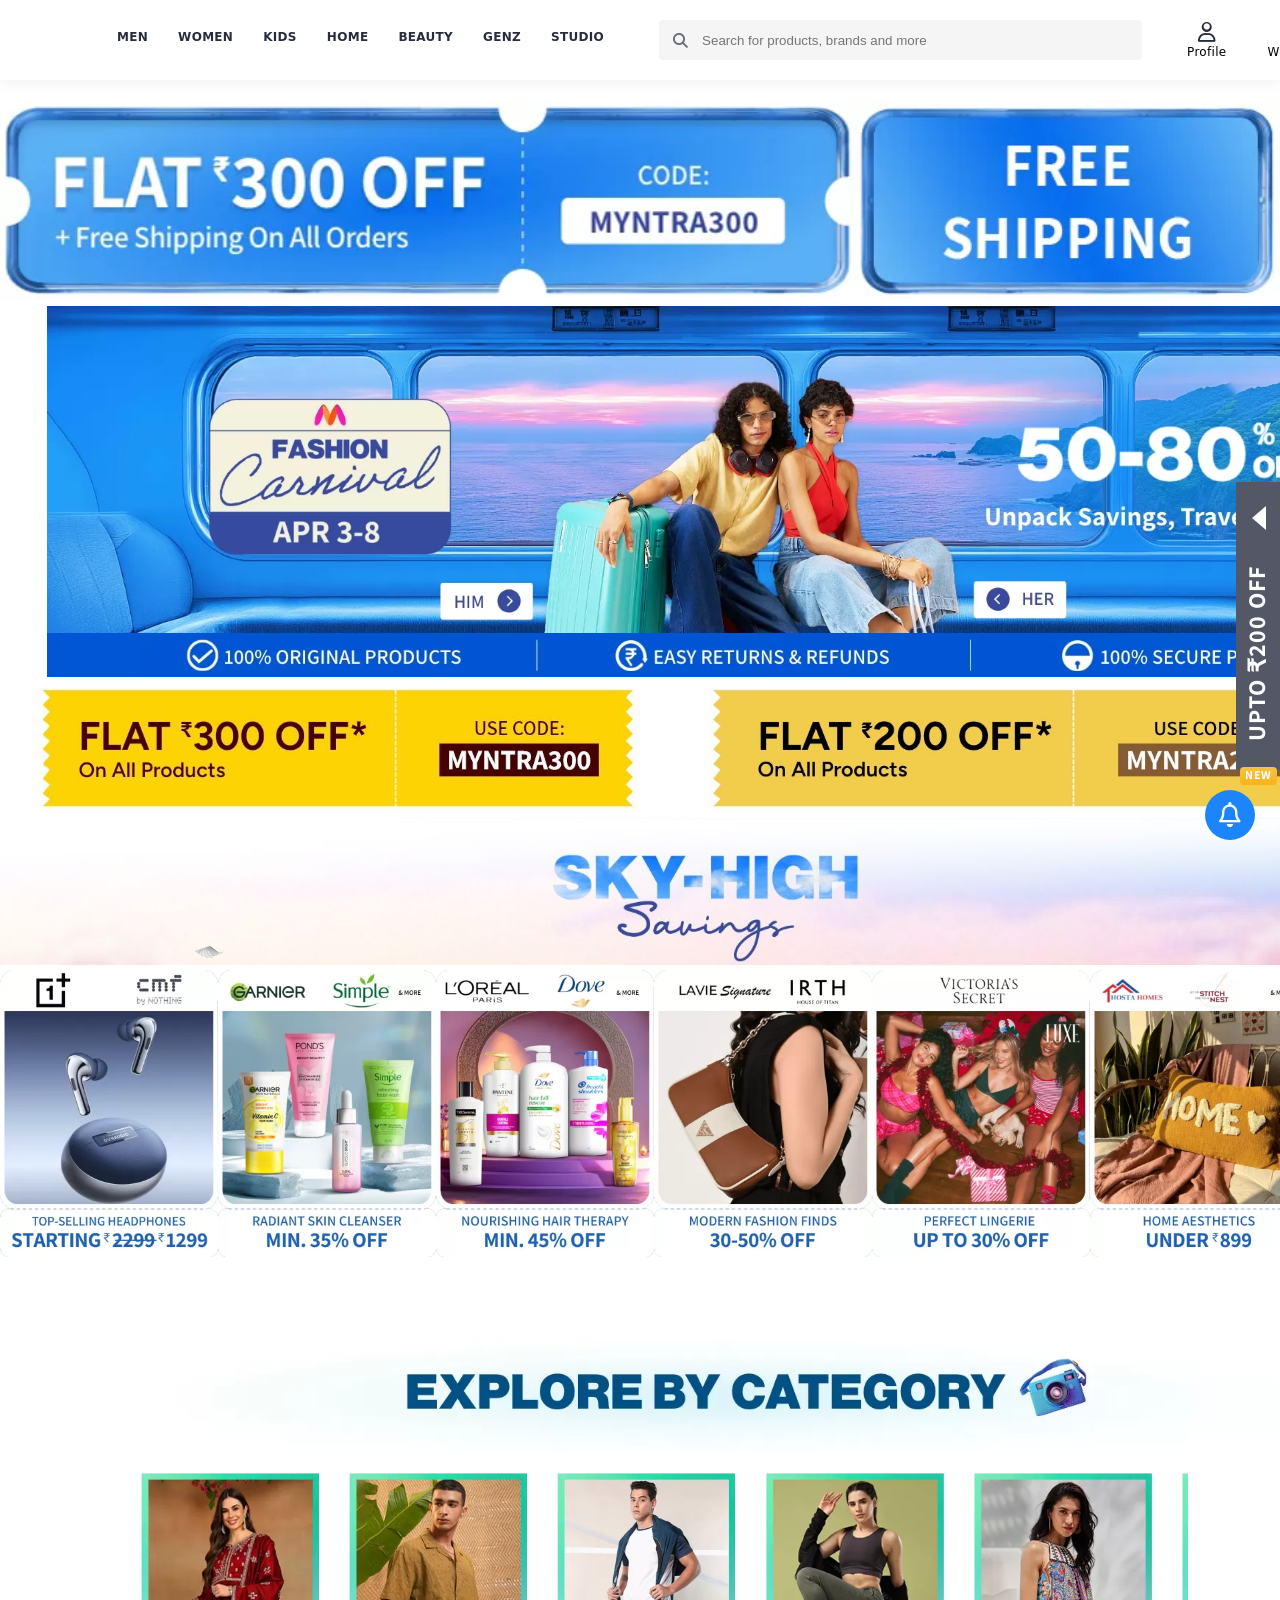
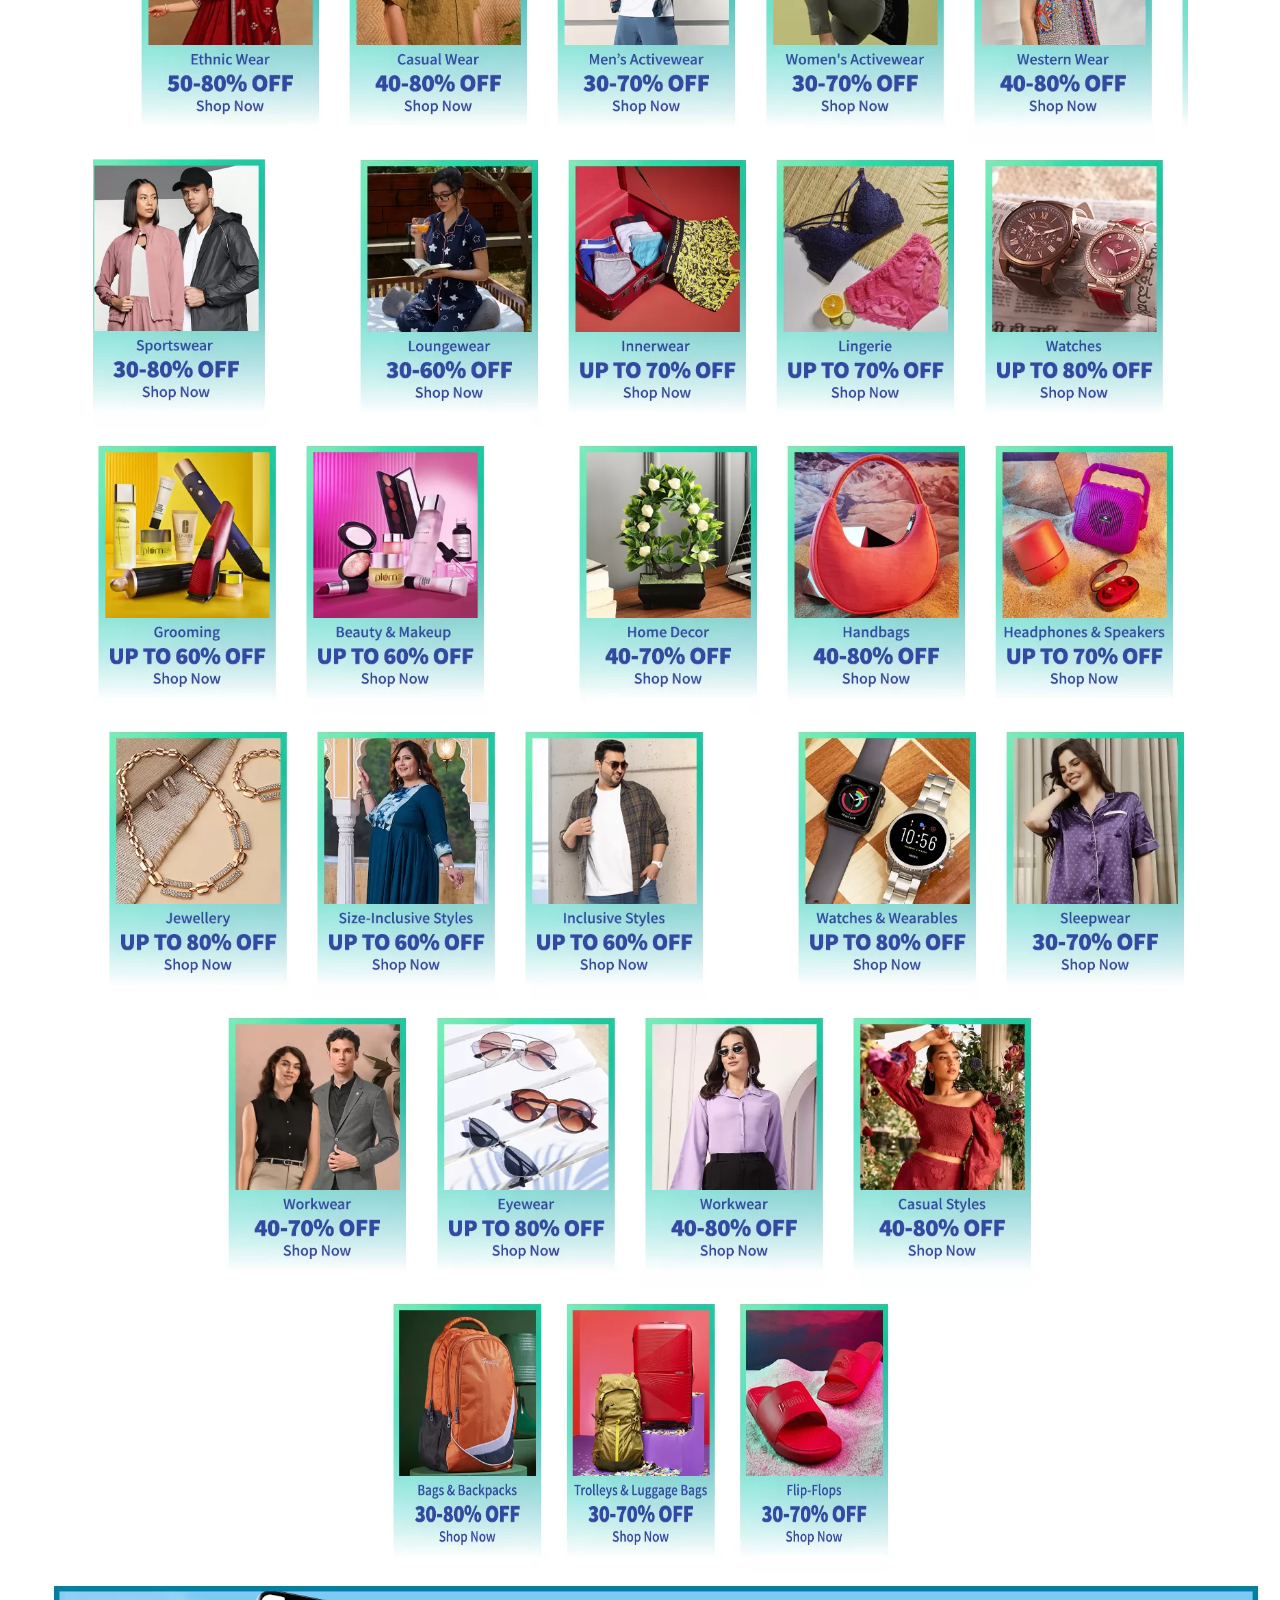
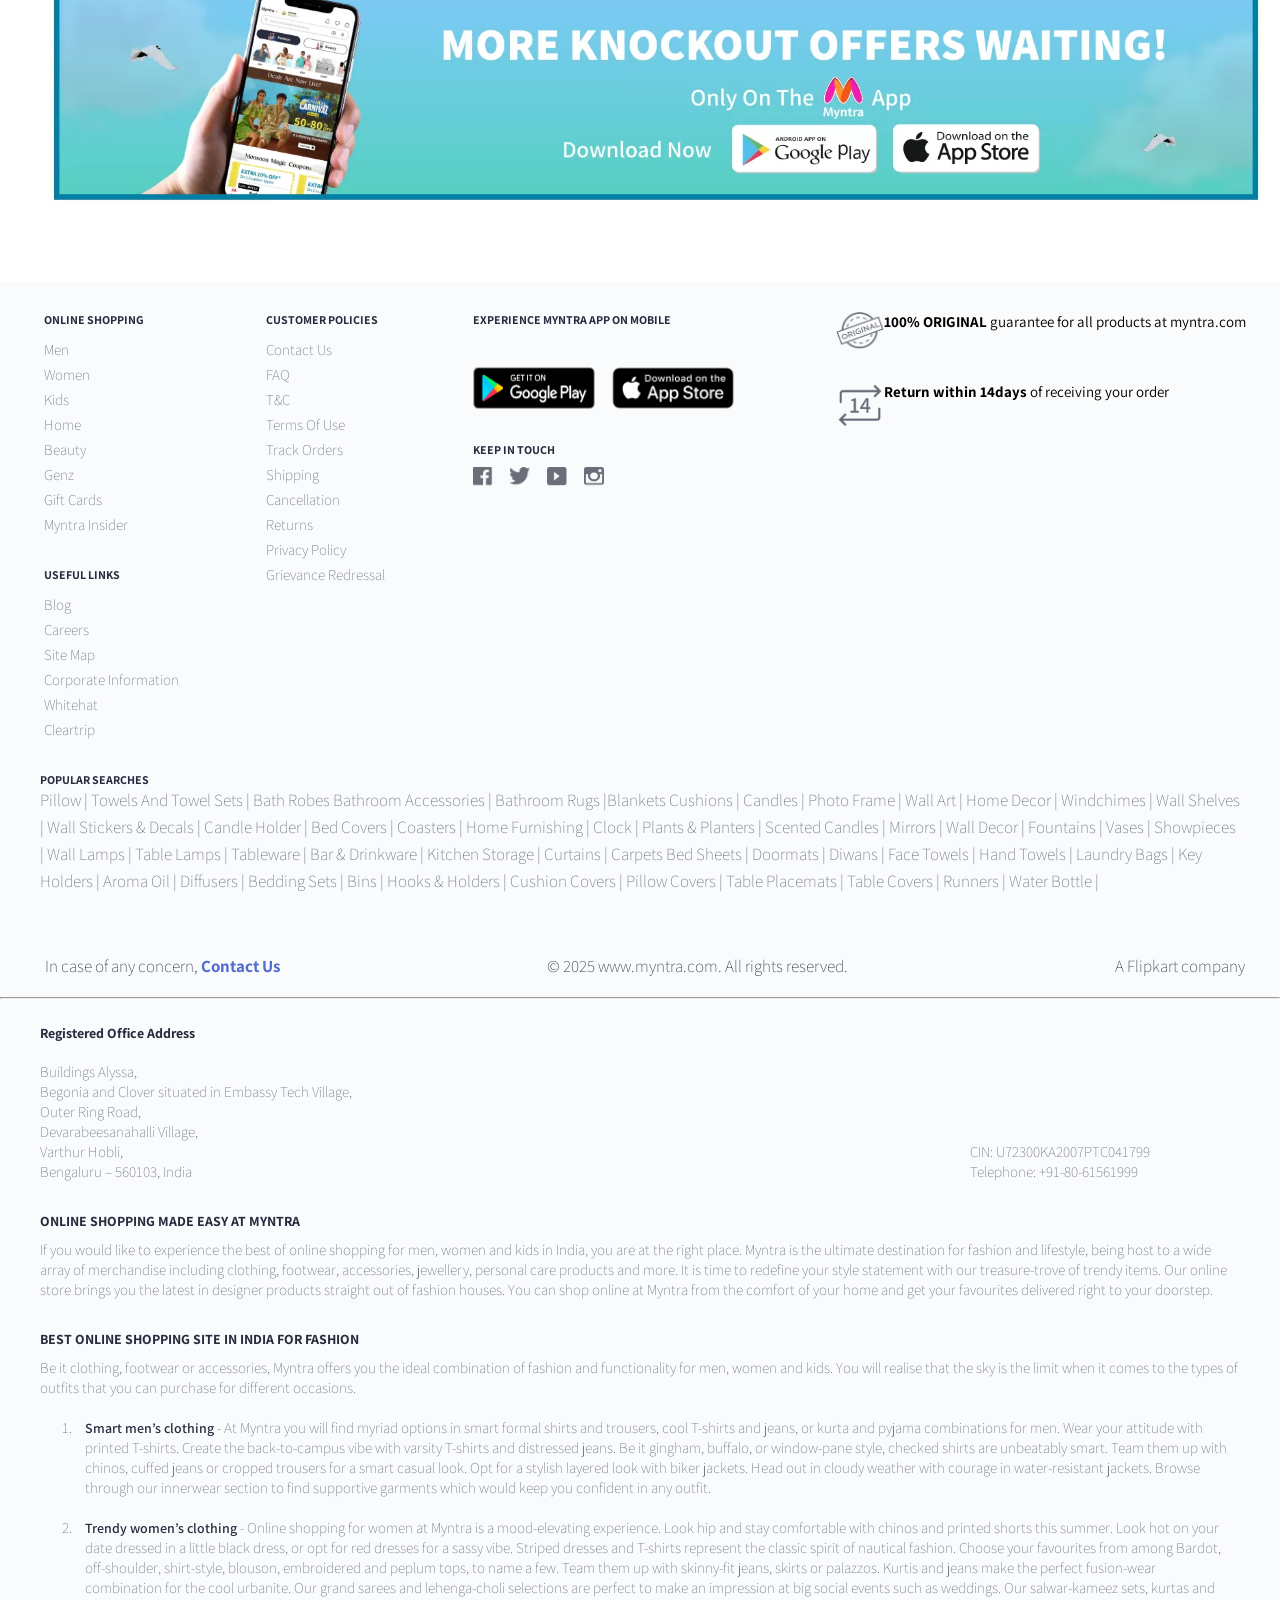
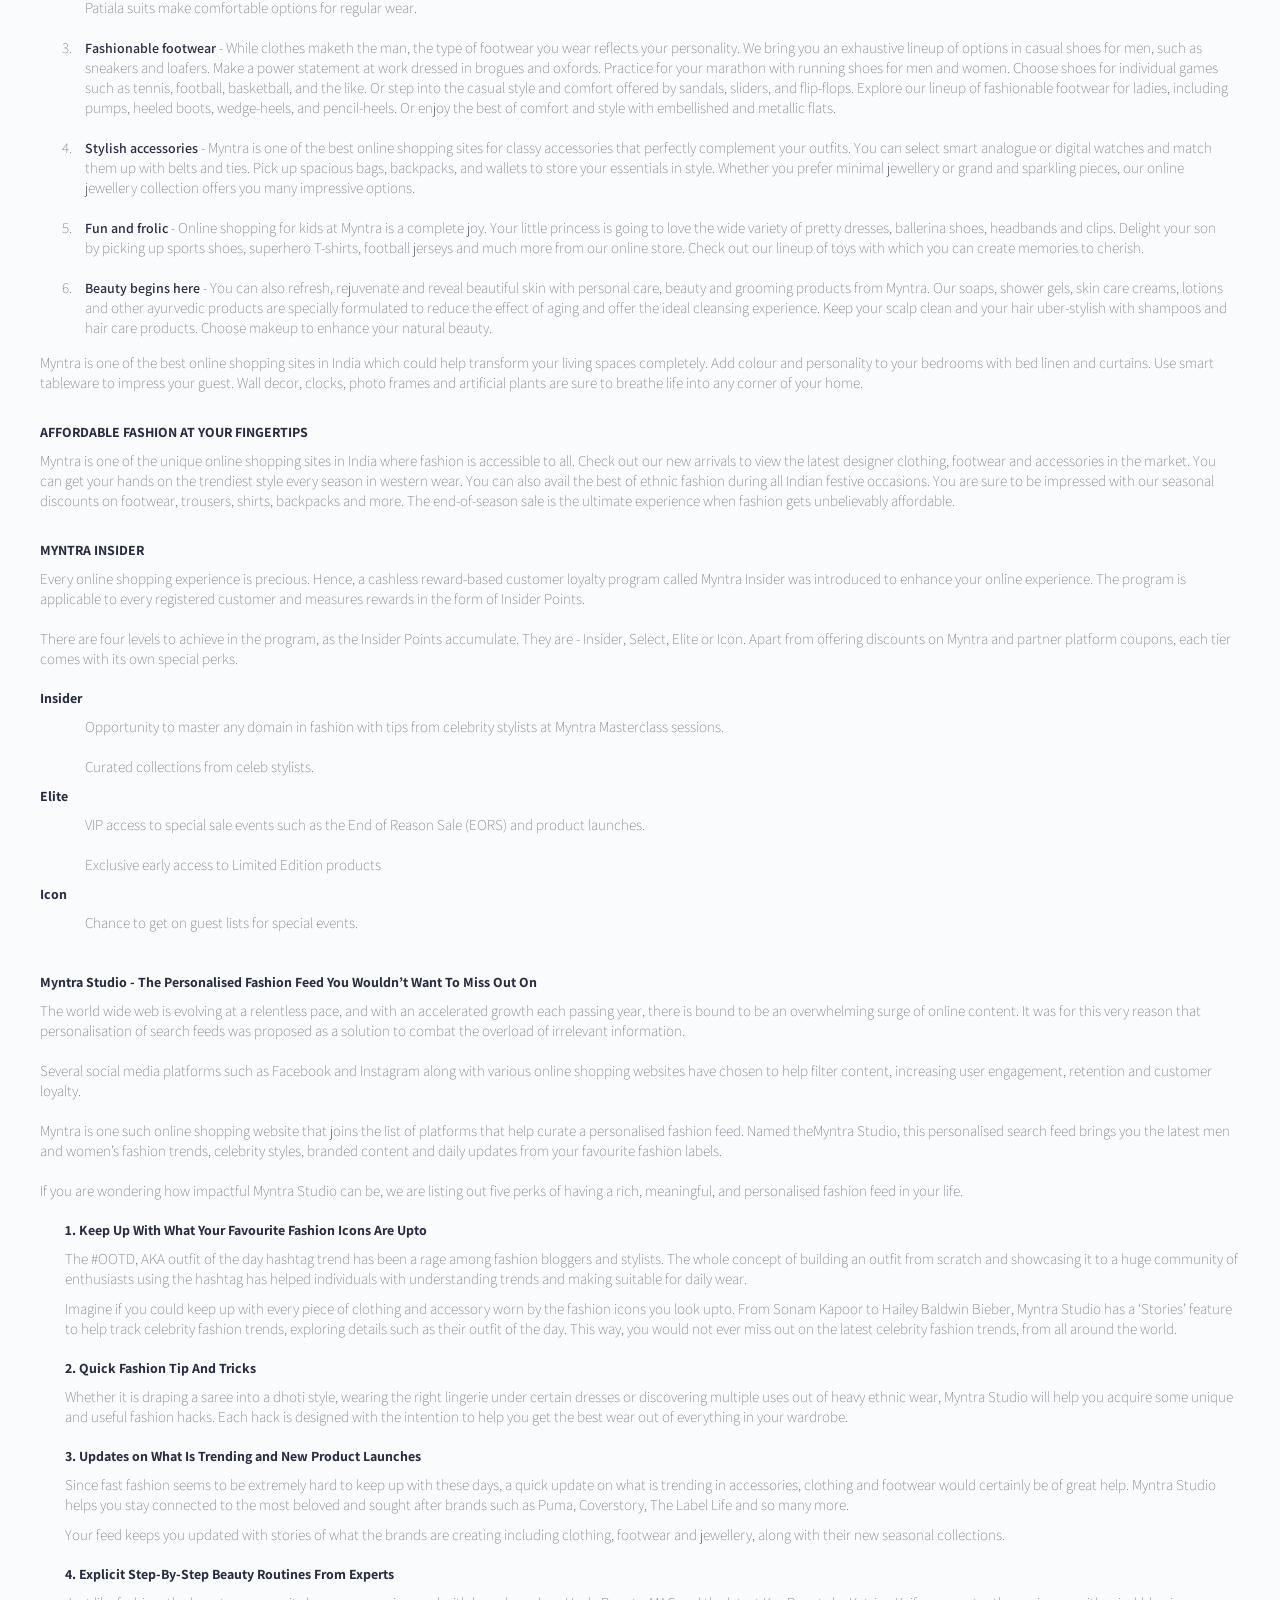
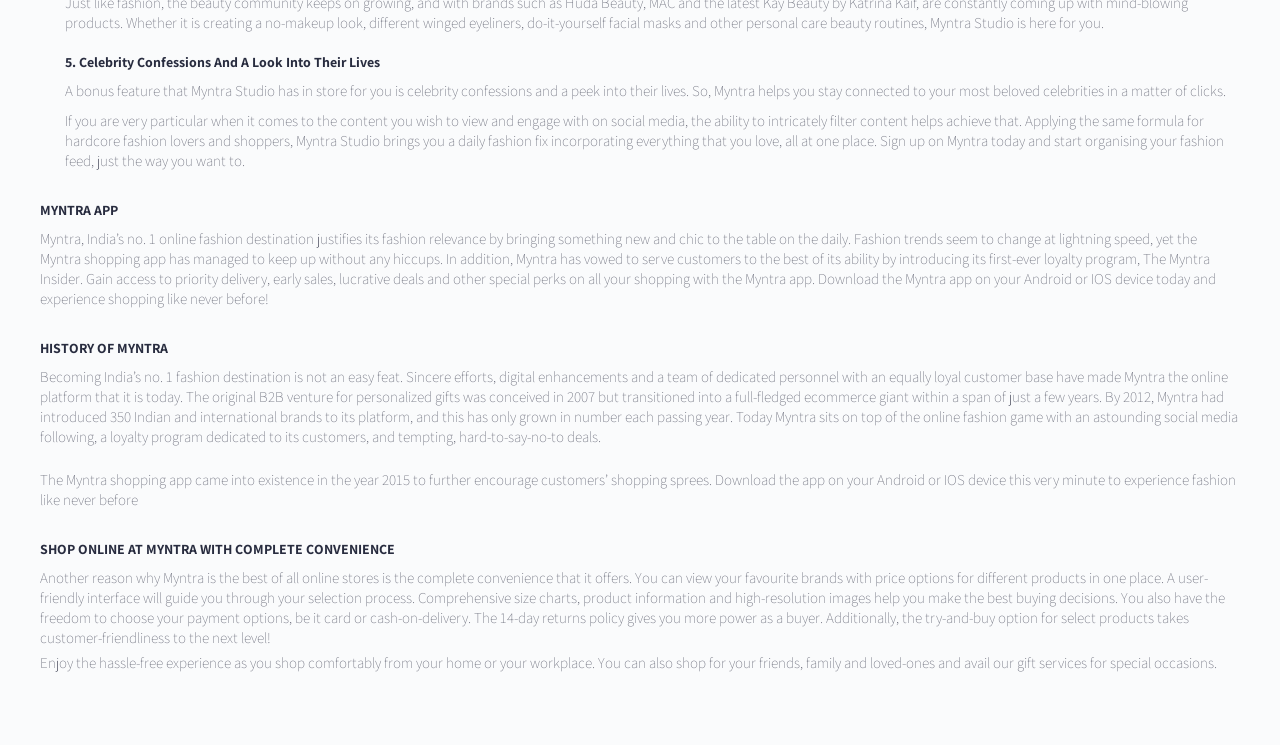
<file: index.html>
<!DOCTYPE html>
<html lang="en">

<head>
    <title>Online Shopping for Women, Men, Kids Fashion & Lifestyle - Myntra</title>
    <link rel="stylesheet" href="Style.CSS">
    <link rel="stylesheet" href="https://cdnjs.cloudflare.com/ajax/libs/font-awesome/6.7.2/css/all.min.css" />
    <link rel="shortcut icon" href="Images/LOGOOOOO.webp" type="image/x-icon">
</head>

<body>
    <div class="myx">
        <div class="myx-container">

            <!-- MYX Header Starts -->

            <div class="myx-header">
                <div class="myx-logo">
                    <a href="index.html">
                    </a>
                </div>
                <div class="header-menu">
                    <div>
                        <a href="Men">Men</a>
                    </div>
                    <div>
                        <a href="Women">Women</a>
                    </div>
                    <div>
                        <a href="Kids">Kids</a>
                    </div>
                    <div>
                        <li class="homemenu" type="none">
                            <a href="Home.html">Home</a>
                            <div class="mega-menu">
                                <div class="mega-column">
                                    <h4>Bed Linen & Furnishing</h4>
                                    <a href="#">Bed Runners</a>
                                    <a href="#">Mattress Protector</a>
                                    <a href="#">Bedsheets</a>
                                    <a href="#">Bedding Sets</a>
                                    <a href="#">Blankets, Quilts & Dohars</a>
                                    <a href="#">Pillows & Covers</a>
                                    <a href="#">Bed Covers</a>
                                    <a href="#">Diwan Sets</a>
                                    <a href="#">Chairs Pads and Covers</a>
                                    <a href="#">Sofa Covers</a>
                                    <div class="seperator"></div>
                                    <h4>Flooring</h4>
                                    <a href="#">Floor Runners</a>
                                    <a href="#">Carpets</a>
                                    <a href="#">Floor Mats & Dhuries</a>
                                    <a href="#">Door Mats</a>
                                </div>
                                <div class="mega-column-mid">
                                    <h4>Bath</h4>
                                    <a href="#">Bath Towels</a>
                                    <a href="#">Hand & Face Towels</a>
                                    <a href="#">Beach Towels</a>
                                    <a href="#">Towels Sets</a>
                                    <a href="#">Bath Rugs</a>
                                    <a href="#">Bath Robes</a>
                                    <a href="#">Bathroom Accessories</a>
                                    <a href="#">Shower Curtains</a>
                                    <div class="seperator-mid"></div>
                                    <h4>Lamps & Lighting</h4>
                                    <a href="#">Floor Lamps</a>
                                    <a href="#">Ceiling lamps</a>
                                    <a href="#">Table Lamps</a>
                                    <a href="#">Wall Lamps</a>
                                    <a href="#">Outdoor Lamps</a>
                                    <a href="#">String Lights</a>
                                </div>
                                <div class="mega-column">
                                    <h4>Home Décor</h4>
                                    <a href="#">Plants & Planters</a>
                                    <a href="#">Aromas and Candles</a>
                                    <a href="#">Clocks</a>
                                    <a href="#">Mirror</a>
                                    <a href="#">Wall Décor</a>
                                    <a href="#">Festive Decor</a>
                                    <a href="#">Pooja Essentials</a>
                                    <a href="#">Wall Shelves</a>
                                    <a href="#">Fountains</a>
                                    <a href="#">Showpieces & Vases</a>
                                    <a href="#">Ottoman</a>
                                    <div class="seperator"></div>
                                    <h4>Cushions & Cushion Covers</h4>
                                    <h4>Curtains</h4>

                                </div>
                                <div class="mega-column-mid">
                                    <h4>Furniture</h4>
                                    <h4>Home Gift Sets</h4>
                                    <h4>Kitchen and Table</h4>
                                    <a href="#">Table Runners</a>
                                    <a href="#">Dinnerware & Serveware</a>
                                    <a href="#">Cups and Mugs</a>
                                    <a href="#">Bakeware & Cookware</a>
                                    <a href="#">Blankets, Quilts & Dohars</a>
                                    <a href="#">Kitchen Storage & Tools</a>
                                    <a href="#">Bar & Drinkware</a>
                                    <a href="#">Table Covers & Furnishings</a>
                                </div>
                                <div class="mega-column">
                                    <h4>Storage</h4>
                                    <a href="#">Bins</a>
                                    <a href="#">Hangers</a>
                                    <a href="#">Organisers</a>
                                    <a href="#">Hooks and Holders</a>
                                    <a href="#">Laundry Bags</a>
                                </div>

                            </div>
                        </li>

                    </div>
                    <div>
                        <a href="">Beauty</a>
                    </div>
                    <div>
                        <a href="">GenZ</a>
                    </div>
                    <div>
                        <a href="">Studio </a>
                    </div>
                    <div class="search_bar">
                        <i class="fa-solid fa-magnifying-glass"></i>
                        <input type="text" name="" id="" placeholder="Search for products, brands and more">
                    </div>
                    <div class="profile">
                        <div>
                            <i class="fa-regular fa-user"></i>
                            <span>Profile</span>
                        </div>
                        <div>
                            <i class="fa-regular fa-heart"></i>
                            <span>Wishlist</span>
                        </div>
                        <div>
                            <i class="fa-solid fa-bag-shopping"></i>
                            <span>Bag</span>
                        </div>
                        <div>

                        </div>
                    </div>
                </div>
            </div>

            <!-- <div class="header-right">
                    <p>Profile</p>
                    <p>Wishlist</p>
                    <p>Bag</p>
                </div> -->
        </div>

        <!-- MYX Middle Container Starts -->

        <div class="myx-middle-container">
            <div>
                <img src="Images/Myntra.webp" alt="" width="100%" height="201px">
            </div>
            <div class="mid-two-images">
                <img src="Images/2nd.webp" alt="" width="706px">
                <img src="Images/remaining 2nd.webp" alt="" width="706px">
            </div>
            <div class="multiple-images">
                <img src="Images/Myntra 2.jpg" alt="" width="676px">
                <img src="Images/Myntra3.jpg" alt="" width="676px">
            </div>
            <div>
                <img src="Images/Myntra 4.jpg" alt="" width="1412px">
            </div>

            <div class="scroll-images">
                <img src="Images/myx1.webp" alt="" width="218px" height="287px">
                <img src="Images/myx2.webp" alt="">
                <img src="Images/myx3.webp" alt="">
                <img src="Images/myx 4.webp" alt="">
                <img src="Images/myx5.webp" alt="">
                <img src="Images/myx6.webp" alt="">
            </div>
            <div>
                <img src="Images/explore.webp" alt="" width="1412px">
            </div>
            <div class="assets">
                <img src="Images/asset1.webp" alt="" class="asset-img">
                <img src="Images/asset2.webp" alt="" class="asset-img">
                <img src="Images/asset3.webp " alt="" class="asset-img">
                <img src="Images/asset4.webp" alt="" class="asset-img">
                <img src="Images/asset5.webp" alt="" class="asset-img">
                <img src="Images/asset6.webp" alt="" class="asset-img">
                <img src="Images/asset7.webp" alt="" class="asset-img">
                <img src="Images/asset8.webp" alt="" class="asset-img">
                <img src="Images/asset9.webp" alt="" class="asset-img">
                <img src="Images/asset10.webp" alt="" class="asset-img">
                <img src="Images/asset11.webp" alt="" class="asset-img">
                <img src="Images/asset12.webp" alt="" class="asset-img">
                <img src="Images/asset13.webp" alt="" class="asset-img">
                <img src="Images/asset14.webp" alt="" class="asset-img">
                <img src="Images/asset15.webp" alt="" class="asset-img">
                <img src="Images/asset16.webp" alt="" class="asset-img">
                <img src="Images/asset17.webp" alt="" class="asset-img">
                <img src="Images/asset18.webp" alt="" class="asset-img">
                <img src="Images/asset19.webp" alt="" class="asset-img">
                <img src="Images/asset20.webp" alt="" class="asset-img">
                <img src="Images/asset21.webp" alt="" class="asset-img">
                <img src="Images/asset22.webp" alt="" class="asset-img">
                <img src="Images/asset23.webp" alt="" class="asset-img">
                <img src="Images/asset24.webp" alt="" class="asset-img">
            </div>
            <div class="last-3-images">
                <img src="Images/asset25.webp" alt="">
                <img src="Images/asset26.webp" alt="">
                <img src="Images/asset27.webp" alt="">

            </div>
            <div class="finalimage">
                <img src="Images/my asstes.webp" alt="" width="1312px">
            </div>
            <div class="off_conatiner">
                <div class="off_container_arrow">
                </div>
                <span> UPTO ₹200 OFF</span>
                <div class="new">NEW</div>
            </div>
            <div class="bell_icon">
                <i class="fa-regular fa-bell"></i>
            </div>
        </div>


        <!-- Footer Section Starts -->


        <div class="home-footer">
            <div class="footer-4-info">
                <div class="first-info">
                    <div>ONLINE SHOPPING</div>
                    <ul>
                        <li>Men</li>
                        <li>Women</li>
                        <li>Kids</li>
                        <li>Home</li>
                        <li>Beauty</li>
                        <li>Genz</li>
                        <li>Gift Cards</li>
                        <li>Myntra Insider</li>
                    </ul>
                    <div>USEFUL LINKS</div>
                    <ul>
                        <li>Blog</li>
                        <li>Careers</li>
                        <li>Site Map</li>
                        <li>Corporate Information</li>
                        <li>Whitehat</li>
                        <li>Cleartrip</li>
                    </ul>
                </div>

                <div class="first-info">
                    <div>CUSTOMER POLICIES</div>
                    <ul>
                        <li>Contact Us</li>
                        <li>FAQ</li>
                        <li>T&C</li>
                        <li>Terms Of Use</li>
                        <li>Track Orders</li>
                        <li>Shipping</li>
                        <li>Cancellation</li>
                        <li>Returns</li>
                        <li>Privacy Policy</li>
                        <li>Grievance Redressal</li>
                    </ul>

                </div>

                <div class="first-info">
                    <div>EXPERIENCE MYNTRA APP ON MOBILE</div>
                    <div class="icons">
                        <img src="Images/footer img.png" alt="" width="122" height="42">
                        <img src="Images/footer img 2.png" alt="" width="122" height="42">
                        <div>KEEP IN TOUCH</div>
                        <img src="Images/footer-fb.png" alt="" width="20" height="20">
                        <img src="Images/footer-tweet.png" alt="" width="20" height="20">
                        <img src="Images/footer-yt.png" alt="" width="20" height="20">
                        <img src="Images/footer-ig.png" alt="" width="20" height="20">
                    </div>
                </div>
                <div class="last-info">
                    <div class="original">
                        <img src="Images/footer-original.png" alt="" width="48" height="40">

                        <p> <b>100% ORIGINAL </b> guarantee for all products at myntra.com</p>
                    </div>
                    <div class="fourteen">
                        <img src="Images/footer-14.png" alt="" width="48" height="49">
                        <p> <b> Return within 14days </b>of receiving your order </p>
                    </div>
                </div>
            </div>
            <div class="home-footer-bottom">
                <div>POPULAR SEARCHES</div>

                <p>Pillow | Towels And Towel Sets | Bath Robes Bathroom Accessories | Bathroom Rugs |Blankets
                    Cushions |
                    Candles | Photo Frame | Wall Art | Home Decor | Windchimes | Wall Shelves | Wall Stickers &
                    Decals |
                    Candle
                    Holder | Bed Covers | Coasters | Home Furnishing | Clock | Plants & Planters | Scented Candles |
                    Mirrors |
                    Wall
                    Decor | Fountains | Vases | Showpieces | Wall Lamps | Table Lamps | Tableware | Bar & Drinkware
                    | Kitchen
                    Storage | Curtains | Carpets Bed Sheets | Doormats | Diwans | Face Towels | Hand Towels |
                    Laundry Bags |
                    Key
                    Holders | Aroma Oil | Diffusers | Bedding Sets | Bins | Hooks & Holders | Cushion Covers |
                    Pillow
                    Covers |
                    Table
                    Placemats | Table Covers | Runners | Water Bottle |
                </p>
            </div>
            <div class="contact-footer">
                <div class="para-contact">
                    <p>In case of any concern, <a href=""> Contact Us</a></p>
                    <p>© 2025 www.myntra.com. All rights reserved.</p>
                    <p>A Flipkart company</p>
                </div>
            </div>

            <hr>
            <div class="office-address">
                <ul class="address-one">
                    <div>Registered Office Address</div>
                    <li>Buildings Alyssa,</li>
                    <li>Begonia and Clover situated in Embassy Tech Village,</li>
                    <li>Outer Ring Road,</li>
                    <li>Devarabeesanahalli Village,</li>
                    <li>Varthur Hobli,</li>
                    <li>Bengaluru – 560103, India</li>
                </ul>
                <ul class="Address-two">
                    <li>CIN: U72300KA2007PTC041799</li>
                    <li>Telephone: +91-80-61561999</li>
                </ul>
            </div>
            <div class="footer_online_shop">
                <div class="footer_online_shop_div">
                    <div>ONLINE SHOPPING MADE EASY AT MYNTRA</div>
                    <span> If you would like to experience the best of online shopping for men, women and kids in India,
                        you
                        are at the right place. Myntra is the ultimate destination for fashion and lifestyle, being host
                        to
                        a wide array of merchandise including clothing, footwear, accessories, jewellery, personal care
                        products and more. It is time to redefine your style statement with our treasure-trove of trendy
                        items. Our online store brings you the latest in designer products straight out of fashion
                        houses.
                        You can shop online at Myntra from the comfort of your home and get your favourites delivered
                        right
                        to your doorstep.
                    </span>
                </div>
            </div>
            <div class="footer_best_online_shop">
                <div class="footer_best_online_shop_div">
                    <div class="head">BEST ONLINE SHOPPING SITE IN INDIA FOR FASHION </div>
                    <span>Be it clothing, footwear or accessories, Myntra offers you the ideal combination of
                        fashion and
                        functionality for men, women and kids. You will realise that the sky is the limit when
                        it comes
                        to the types of outfits that you can purchase for different occasions.</span>
                    <ol type="1" start="1">
                        <li><b>Smart men’s clothing</b>
                            - At Myntra you will find myriad options in smart formal shirts and trousers, cool
                            T-shirts
                            and
                            jeans, or kurta and pyjama combinations for men. Wear your attitude with printed
                            T-shirts.
                            Create the back-to-campus vibe with varsity T-shirts and distressed jeans. Be it
                            gingham,
                            buffalo, or window-pane style, checked shirts are unbeatably smart. Team them up
                            with
                            chinos,
                            cuffed jeans or cropped trousers for a smart casual look. Opt for a stylish layered
                            look
                            with
                            biker jackets. Head out in cloudy weather with courage in water-resistant jackets.
                            Browse
                            through our innerwear section to find supportive garments which would keep you
                            confident in
                            any
                            outfit.</li>
                        <li><b>Trendy women’s clothing </b>
                            - Online shopping for women at Myntra is a mood-elevating experience. Look hip and
                            stay
                            comfortable with chinos and printed shorts this summer. Look hot on your date
                            dressed in a
                            little black dress, or opt for red dresses for a sassy vibe. Striped dresses and
                            T-shirts
                            represent the classic spirit of nautical fashion. Choose your favourites from among
                            Bardot,
                            off-shoulder, shirt-style, blouson, embroidered and peplum tops, to name a few. Team
                            them up
                            with skinny-fit jeans, skirts or palazzos. Kurtis and jeans make the perfect
                            fusion-wear
                            combination for the cool urbanite. Our grand sarees and lehenga-choli selections are
                            perfect
                            to make an impression at big social events such as weddings. Our salwar-kameez sets,
                            kurtas
                            and Patiala suits make comfortable options for regular wear.</li>
                        <li><b>Fashionable footwear</b>
                            - While clothes maketh the man, the type of footwear you wear reflects your
                            personality. We
                            bring you an exhaustive lineup of options in casual shoes for men, such as sneakers
                            and
                            loafers. Make a power statement at work dressed in brogues and oxfords. Practice for
                            your
                            marathon with running shoes for men and women. Choose shoes for individual games
                            such as
                            tennis, football, basketball, and the like. Or step into the casual style and
                            comfort
                            offered by sandals, sliders, and flip-flops. Explore our lineup of fashionable
                            footwear for
                            ladies, including pumps, heeled boots, wedge-heels, and pencil-heels. Or enjoy the
                            best of
                            comfort and style with embellished and metallic flats.</li>
                        <li><b>Stylish accessories</b>
                            - Myntra is one of the best online shopping sites for classy accessories that
                            perfectly
                            complement your outfits. You can select smart analogue or digital watches and match
                            them up
                            with belts and ties. Pick up spacious bags, backpacks, and wallets to store your
                            essentials
                            in style. Whether you prefer minimal jewellery or grand and sparkling pieces, our
                            online
                            jewellery collection offers you many impressive options.</li>
                        <li><b>Fun and frolic</b>
                            - Online shopping for kids at Myntra is a complete joy. Your little princess is
                            going to
                            love the wide variety of pretty dresses, ballerina shoes, headbands and clips.
                            Delight your
                            son by picking up sports shoes, superhero T-shirts, football jerseys and much more
                            from our
                            online store. Check out our lineup of toys with which you can create memories to
                            cherish.
                        </li>
                        <li><b>Beauty begins here</b>
                            - You can also refresh, rejuvenate and reveal beautiful skin with personal care,
                            beauty and
                            grooming products from Myntra. Our soaps, shower gels, skin care creams, lotions and
                            other
                            ayurvedic products are specially formulated to reduce the effect of aging and offer
                            the
                            ideal cleansing experience. Keep your scalp clean and your hair uber-stylish with
                            shampoos
                            and hair care products. Choose makeup to enhance your natural beauty.</li>
                        <span>Myntra is one of the best online shopping sites in India which could help
                            transform your
                            living spaces completely. Add colour and personality to your bedrooms with bed linen
                            and
                            curtains. Use smart tableware to impress your guest. Wall decor, clocks, photo
                            frames and
                            artificial plants are sure to breathe life into any corner of your home.</span>
                    </ol>
                </div>
            </div>
            <div class="footer_online_shop">
                <div class="footer_online_shop_div">
                    <div>AFFORDABLE FASHION AT YOUR FINGERTIPS</div>
                    <span> Myntra is one of the unique online shopping sites in India where fashion is accessible to
                        all. Check out our new arrivals to view the latest designer clothing, footwear and accessories
                        in the market. You can get your hands on the trendiest style every season in western wear. You
                        can also avail the best of ethnic fashion during all Indian festive occasions. You are sure to
                        be impressed with our seasonal discounts on footwear, trousers, shirts, backpacks and more. The
                        end-of-season sale is the ultimate experience when fashion gets unbelievably affordable.</span>
                </div>
            </div>
            <div class="myx_insider">
                <div class="myx_insider_div">
                    <div>MYNTRA INSIDER</div>
                    <span>Every online shopping experience is precious. Hence, a cashless reward-based customer loyalty
                        program called Myntra Insider was introduced to enhance your online experience. The program is
                        applicable to every registered customer and measures rewards in the form of Insider
                        Points.</span>
                    <span>There are four levels to achieve in the program, as the Insider Points accumulate. They are -
                        Insider, Select, Elite or Icon. Apart from offering discounts on Myntra and partner platform
                        coupons, each tier comes with its own special perks.</span>

                    <dl type="circle">
                        <dt>Insider</dt>
                        <dd>Opportunity to master any domain in fashion with tips from celebrity stylists at Myntra
                            Masterclass sessions.</dd>
                        <dd>Curated collections from celeb stylists.</dd>
                        <dt>Elite</dt>
                        <dd>VIP access to special sale events such as the End of Reason Sale (EORS) and product
                            launches.</dd>
                        <dd>Exclusive early access to Limited Edition products</dd>
                        <dt>Icon</dt>
                        <dd>Chance to get on guest lists for special events.</dd>

                    </dl>
                </div>
            </div>
            <div class="myx_studio">
                <div class="myx_studio_div">
                    <div>Myntra Studio - The Personalised Fashion Feed You Wouldn’t Want To Miss Out On</div>
                    <span>The world wide web is evolving at a relentless pace, and with an accelerated growth each
                        passing year, there is bound to be an overwhelming surge of online content. It was for this very
                        reason that personalisation of search feeds was proposed as a solution to combat the overload of
                        irrelevant information.</span>
                    <span>Several social media platforms such as Facebook and Instagram along with various online
                        shopping websites have chosen to help filter content, increasing user engagement, retention and
                        customer loyalty.</span>
                    <span>Myntra is one such online shopping website that joins the list of platforms that help curate a
                        personalised fashion feed. Named theMyntra Studio, this personalised search feed brings you the
                        latest men and women’s fashion trends, celebrity styles, branded content and daily updates from
                        your favourite fashion labels.</span>
                    <span>If you are wondering how impactful Myntra Studio can be, we are listing out five perks of
                        having a rich, meaningful, and personalised fashion feed in your life.</span>

                    <dl type="number" start="1">
                        <dt>1. Keep Up With What Your Favourite Fashion Icons Are Upto</dt>
                        <dd>The #OOTD, AKA outfit of the day hashtag trend has been a rage among fashion bloggers and
                            stylists. The whole concept of building an outfit from scratch and showcasing it to a huge
                            community of enthusiasts using the hashtag has helped individuals with understanding trends
                            and making suitable for daily wear.</dd>
                        <dd>Imagine if you could keep up with every piece of clothing and accessory worn by the fashion
                            icons you look upto. From Sonam Kapoor to Hailey Baldwin Bieber, Myntra Studio has a
                            ‘Stories’ feature to help track celebrity fashion trends, exploring details such as their
                            outfit of the day. This way, you would not ever miss out on the latest celebrity fashion
                            trends, from all around the world.</dd>
                        <dt>2. Quick Fashion Tip And Tricks</dt>
                        <dd>Whether it is draping a saree into a dhoti style, wearing the right lingerie under certain
                            dresses or discovering multiple uses out of heavy ethnic wear, Myntra Studio will help you
                            acquire some unique and useful fashion hacks. Each hack is designed with the intention to
                            help you get the best wear out of everything in your wardrobe.</dd>
                        <dt>3. Updates on What Is Trending and New Product Launches</dt>
                        <dd>Since fast fashion seems to be extremely hard to keep up with these days, a quick update on
                            what is trending in accessories, clothing and footwear would certainly be of great help.
                            Myntra Studio helps you stay connected to the most beloved and sought after brands such as
                            Puma, Coverstory, The Label Life and so many more.</dd>
                        <dd>Your feed keeps you updated with stories of what the brands are creating including clothing,
                            footwear and jewellery, along with their new seasonal collections.</dd>
                        <dt>4. Explicit Step-By-Step Beauty Routines From Experts</dt>
                        <dd>Just like fashion, the beauty community keeps on growing, and with brands such as Huda
                            Beauty, MAC and the latest Kay Beauty by Katrina Kaif, are constantly coming up with
                            mind-blowing products. Whether it is creating a no-makeup look, different winged eyeliners,
                            do-it-yourself facial masks and other personal care beauty routines, Myntra Studio is here
                            for you.</dd>
                        <dt>5. Celebrity Confessions And A Look Into Their Lives</dt>
                        <dd>A bonus feature that Myntra Studio has in store for you is celebrity confessions and a peek
                            into their lives. So, Myntra helps you stay connected to your most beloved celebrities in a
                            matter of clicks.</dd>
                        <dd>If you are very particular when it comes to the content you wish to view and engage with on
                            social media, the ability to intricately filter content helps achieve that. Applying the
                            same formula for hardcore fashion lovers and shoppers, Myntra Studio brings you a daily
                            fashion fix incorporating everything that you love, all at one place. Sign up on Myntra
                            today and start organising your fashion feed, just the way you want to.</dd>
                    </dl>
                </div>
            </div>
            <div class="footer_online_shop">
                <div class="footer_online_shop_div">
                    <div>MYNTRA APP</div>
                    <span> Myntra, India’s no. 1 online fashion destination justifies its fashion relevance by bringing
                        something new and chic to the table on the daily. Fashion trends seem to change at lightning
                        speed, yet the Myntra shopping app has managed to keep up without any hiccups. In addition,
                        Myntra has vowed to serve customers to the best of its ability by introducing its first-ever
                        loyalty program, The Myntra Insider. Gain access to priority delivery, early sales, lucrative
                        deals and other special perks on all your shopping with the Myntra app. Download the Myntra app
                        on your Android or IOS device today and experience shopping like never before!</span>
                </div>
            </div>

            <div class="footer_online_shop">
                <div class="footer_online_shop_div">
                    <div>HISTORY OF MYNTRA</div>
                    <span> Becoming India’s no. 1 fashion destination is not an easy feat. Sincere efforts, digital
                        enhancements and a team of dedicated personnel with an equally loyal customer base have made
                        Myntra the online platform that it is today. The original B2B venture for personalized gifts was
                        conceived in 2007 but transitioned into a full-fledged ecommerce giant within a span of just a
                        few years. By 2012, Myntra had introduced 350 Indian and international brands to its platform,
                        and this has only grown in number each passing year. Today Myntra sits on top of the online
                        fashion game with an astounding social media following, a loyalty program dedicated to its
                        customers, and tempting, hard-to-say-no-to deals.</span>
                    <br>
                    <span>The Myntra shopping app came into existence in the year 2015 to further encourage customers’
                        shopping sprees. Download the app on your Android or IOS device this very minute to experience
                        fashion like never before</span>
                </div>
            </div>
            <div class="footer_online_shop">
                <div class="footer_online_shop_div">
                    <div>SHOP ONLINE AT MYNTRA WITH COMPLETE CONVENIENCE</div>
                    <span>Another reason why Myntra is the best of all online stores is the complete convenience that it
                        offers. You can view your favourite brands with price options for different products in one
                        place. A user-friendly interface will guide you through your selection process. Comprehensive
                        size charts, product information and high-resolution images help you make the best buying
                        decisions. You also have the freedom to choose your payment options, be it card or
                        cash-on-delivery. The 14-day returns policy gives you more power as a buyer. Additionally, the
                        try-and-buy option for select products takes customer-friendliness to the next level!</span>
                    <span>Enjoy the hassle-free experience as you shop comfortably from your home or your workplace. You
                        can also shop for your friends, family and loved-ones and avail our gift services for special
                        occasions.</span>
                    <br>
                    <br>
                    <br>
                    <br>
                </div>
            </div>

        </div>
    </div>
    </div>
    </div>
    </div>
    </div>
</body>

</html>
</file>
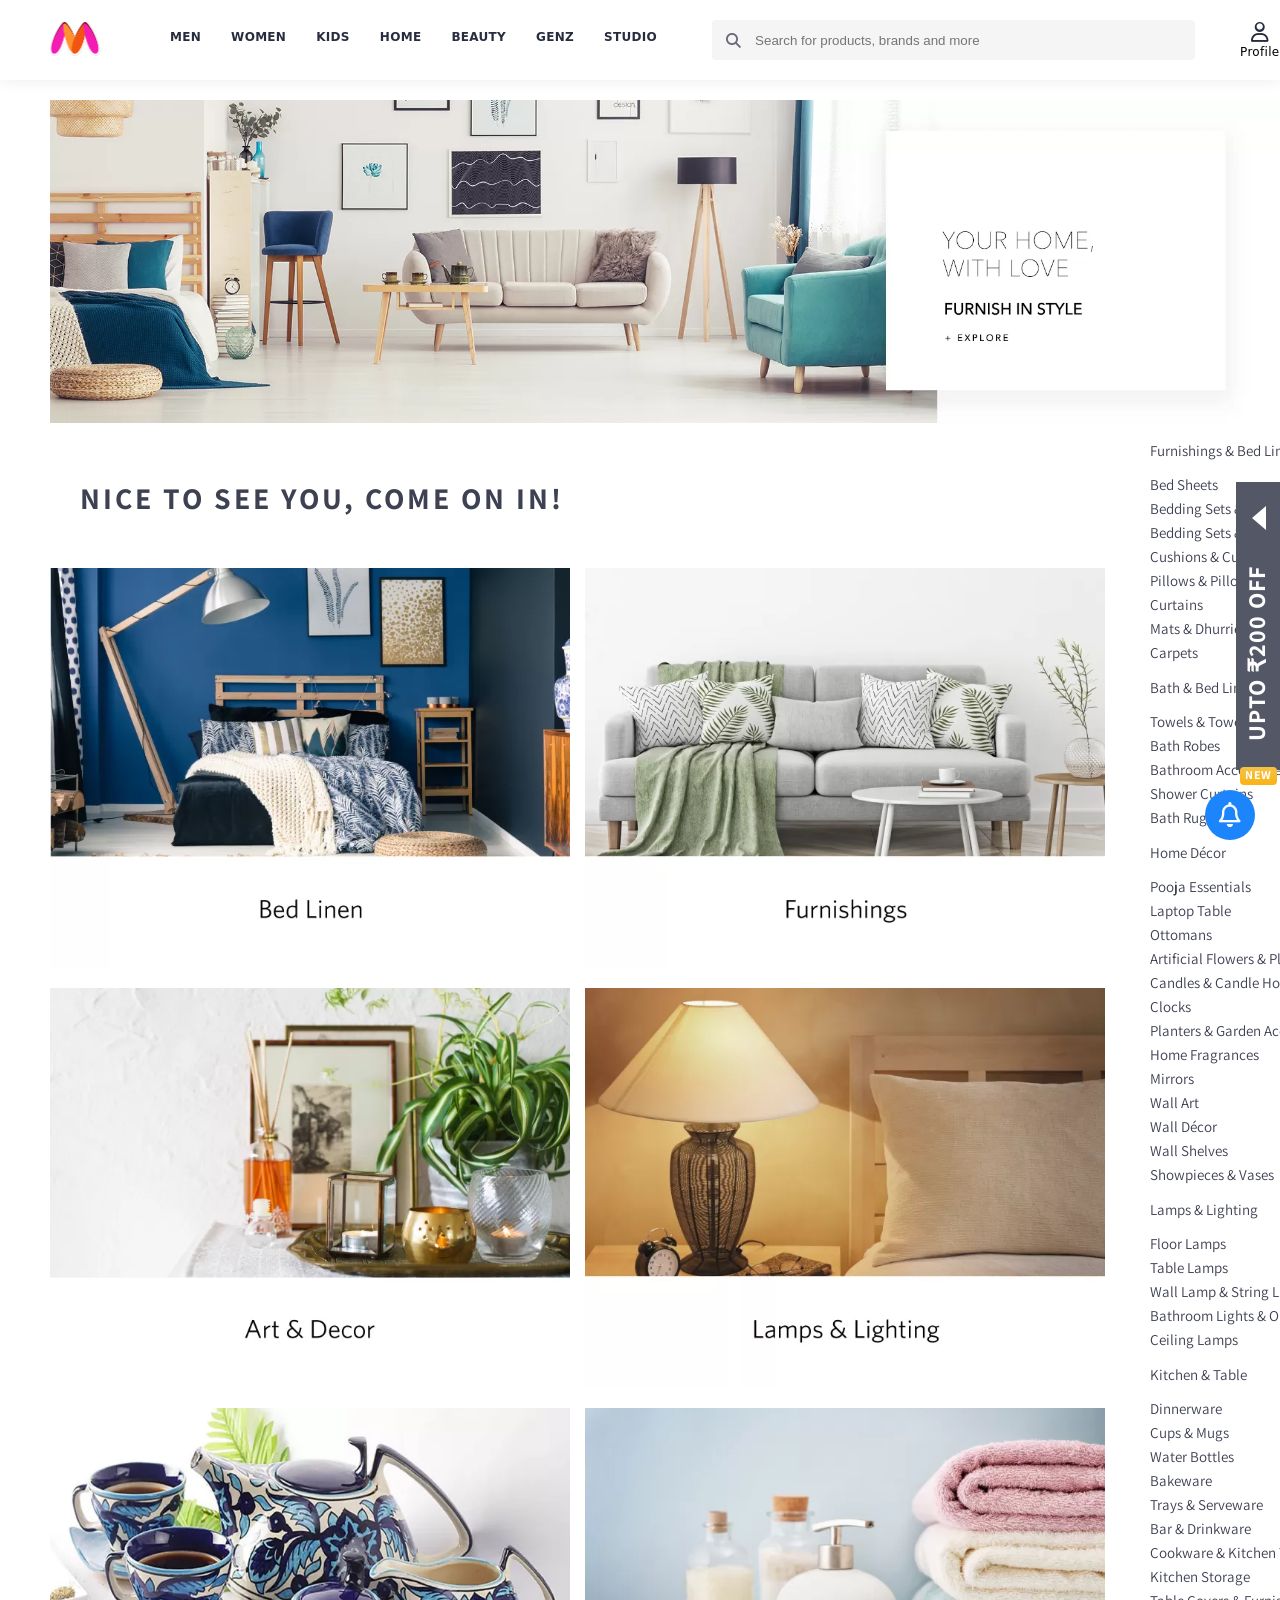
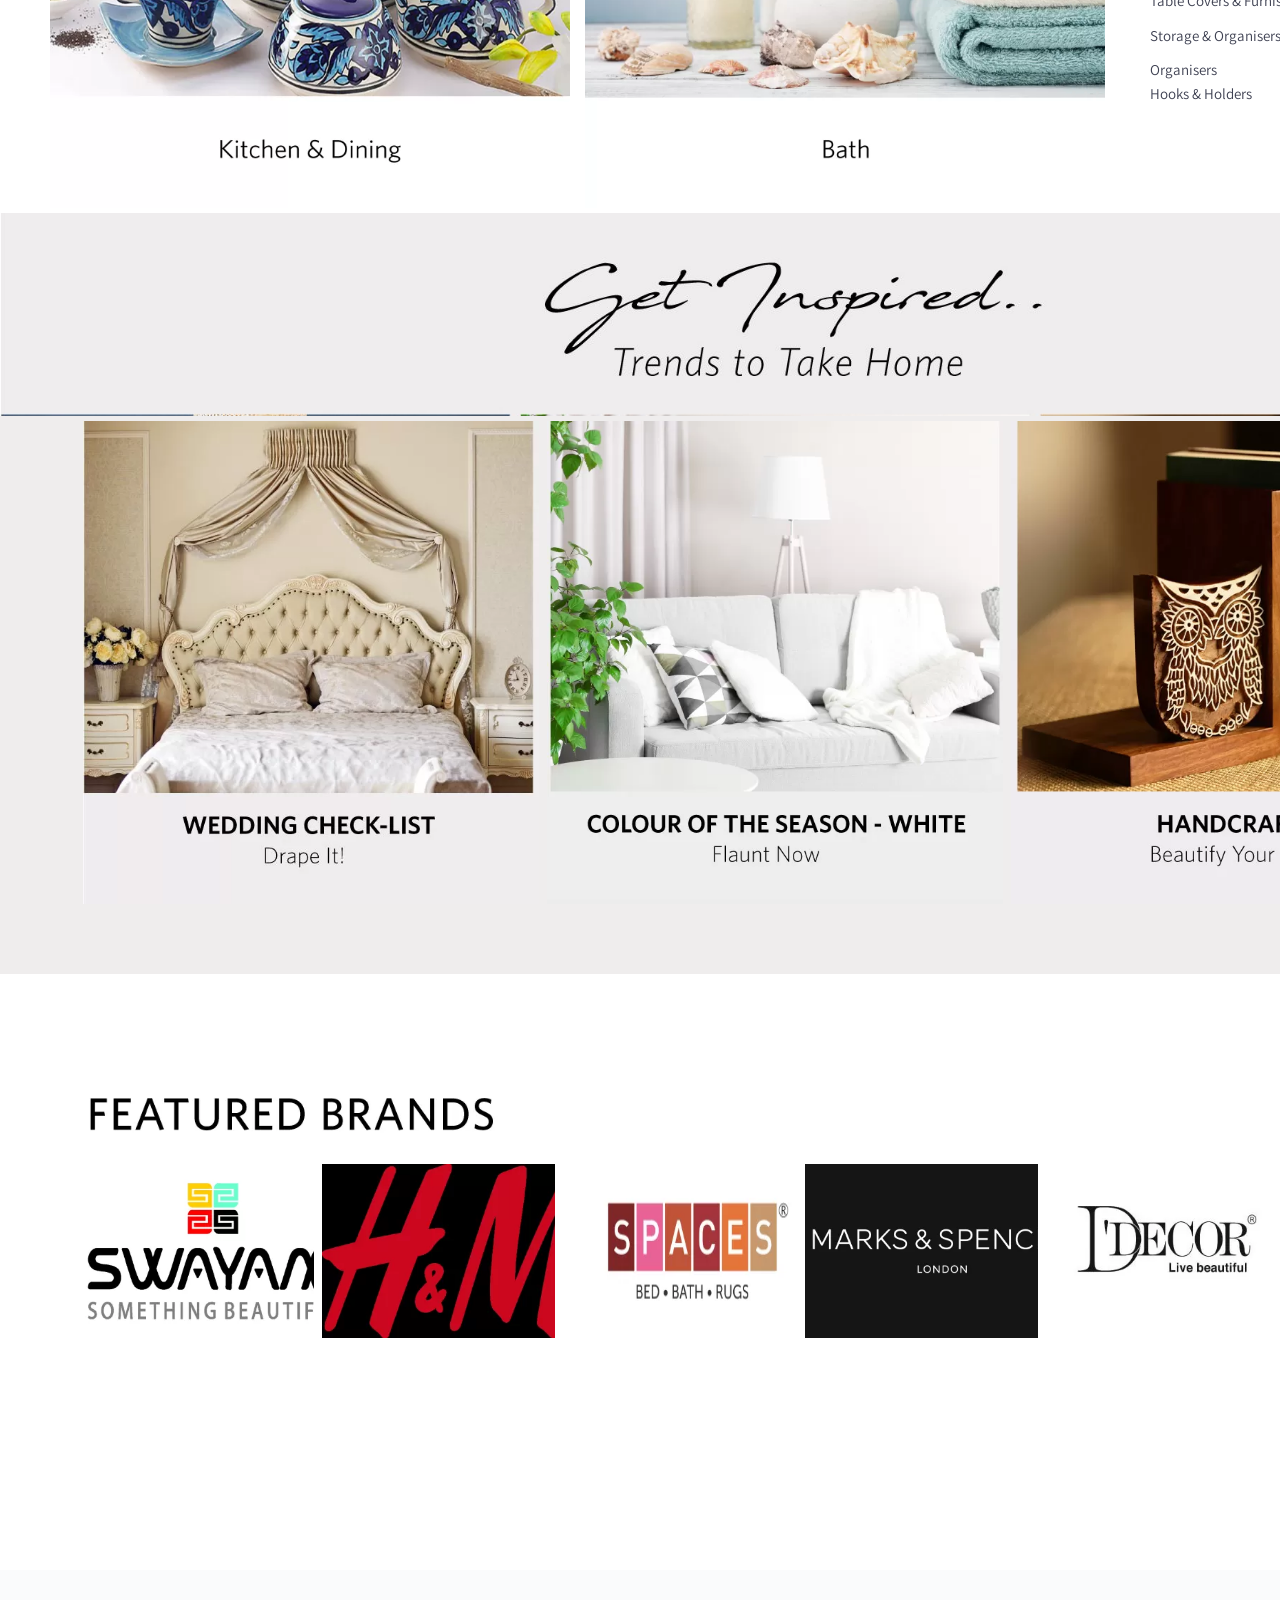
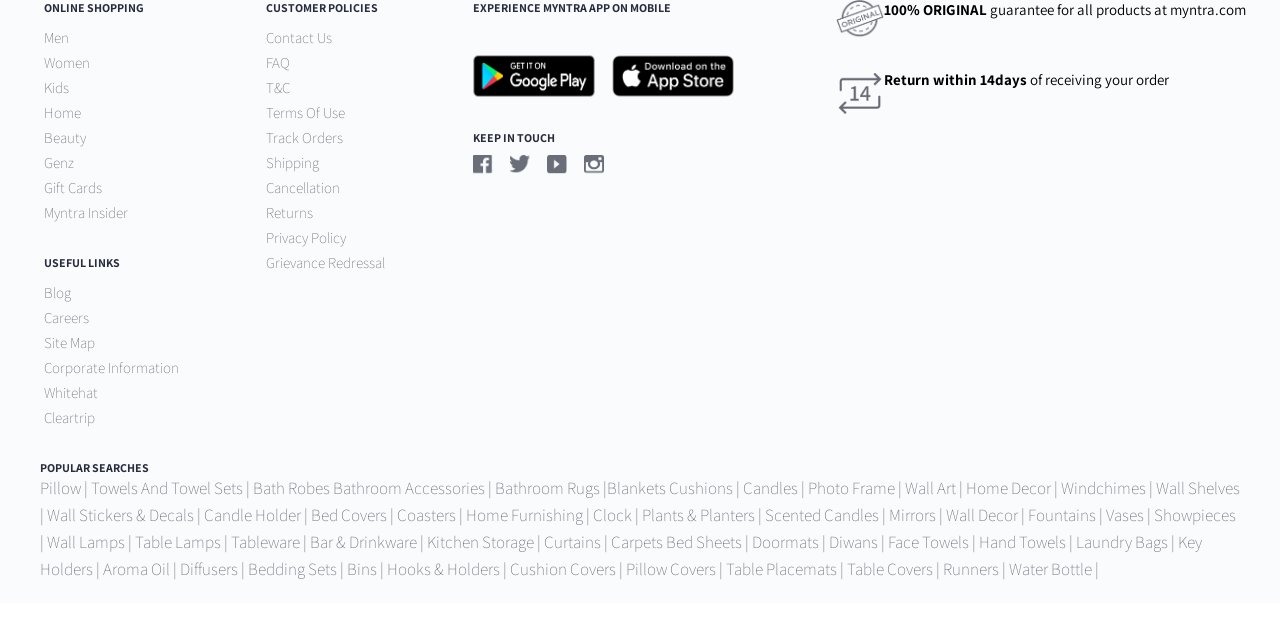
<file: Home.html>
<!DOCTYPE html>
<html lang="en">

<head>
    <title>Home and Living - Buy Interior Decoration Products and Accessories Online in India</title>
    <link rel="stylesheet" href="Style.CSS">
    <link rel="stylesheet" href="https://cdnjs.cloudflare.com/ajax/libs/font-awesome/6.7.2/css/all.min.css" />
    <link rel="shortcut icon" href="Images/LOGOOOOO.webp" type="image/x-icon">

    <link href="https://fonts.googleapis.com/css2?family=Roboto:wght@400;500;700&display=swap" rel="stylesheet">

</head>

<body>
    <div class="myx">
        <div class="myx-container">

            <!-- MYX Header Starts -->

            <div class="myx-header">

                <a href="index.html">
                    <div class="myx-logo"></div>
                </a>

                <div class="header-menu">
                    <div>
                        <a href="Men">Men</a>
                    </div>
                    <div>
                        <a href="Women">Women</a>
                    </div>
                    <div>
                        <a href="Kids">Kids</a>
                    </div>
                    <div>
                        <li class="homemenu" type="none">
                            <a href="Home.html">Home</a>
                            <div class="mega-menu">
                                <div class="mega-column">
                                    <h4>Bed Linen & Furnishing</h4>
                                    <a href="#">Bed Runners</a>
                                    <a href="#">Mattress Protector</a>
                                    <a href="#">Bedsheets</a>
                                    <a href="#">Bedding Sets</a>
                                    <a href="#">Blankets, Quilts & Dohars</a>
                                    <a href="#">Pillows & Covers</a>
                                    <a href="#">Bed Covers</a>
                                    <a href="#">Diwan Sets</a>
                                    <a href="#">Chairs Pads and Covers</a>
                                    <a href="#">Sofa Covers</a>
                                    <div class="seperator"></div>
                                    <h4>Flooring</h4>
                                    <a href="#">Floor Runners</a>
                                    <a href="#">Carpets</a>
                                    <a href="#">Floor Mats & Dhuries</a>
                                    <a href="#">Door Mats</a>
                                </div>
                                <div class="mega-column-mid">
                                    <h4>Bath</h4>
                                    <a href="#">Bath Towels</a>
                                    <a href="#">Hand & Face Towels</a>
                                    <a href="#">Beach Towels</a>
                                    <a href="#">Towels Sets</a>
                                    <a href="#">Bath Rugs</a>
                                    <a href="#">Bath Robes</a>
                                    <a href="#">Bathroom Accessories</a>
                                    <a href="#">Shower Curtains</a>
                                    <div class="seperator-mid"></div>
                                    <h4>Lamps & Lighting</h4>
                                    <a href="#">Floor Lamps</a>
                                    <a href="#">Ceiling lamps</a>
                                    <a href="#">Table Lamps</a>
                                    <a href="#">Wall Lamps</a>
                                    <a href="#">Outdoor Lamps</a>
                                    <a href="#">String Lights</a>
                                </div>
                                <div class="mega-column">
                                    <h4>Home Décor</h4>
                                    <a href="#">Plants & Planters</a>
                                    <a href="#">Aromas and Candles</a>
                                    <a href="#">Clocks</a>
                                    <a href="#">Mirror</a>
                                    <a href="#">Wall Décor</a>
                                    <a href="#">Festive Decor</a>
                                    <a href="#">Pooja Essentials</a>
                                    <a href="#">Wall Shelves</a>
                                    <a href="#">Fountains</a>
                                    <a href="#">Showpieces & Vases</a>
                                    <a href="#">Ottoman</a>
                                    <div class="seperator"></div>
                                    <h4>Cushions & Cushion Covers</h4>
                                    <h4>Curtains</h4>

                                </div>
                                <div class="mega-column-mid">
                                    <h4>Furniture</h4>
                                    <h4>Home Gift Sets</h4>
                                    <h4>Kitchen and Table</h4>
                                    <a href="#">Table Runners</a>
                                    <a href="#">Dinnerware & Serveware</a>
                                    <a href="#">Cups and Mugs</a>
                                    <a href="#">Bakeware & Cookware</a>
                                    <a href="#">Blankets, Quilts & Dohars</a>
                                    <a href="#">Kitchen Storage & Tools</a>
                                    <a href="#">Bar & Drinkware</a>
                                    <a href="#">Table Covers & Furnishings</a>
                                </div>
                                <div class="mega-column">
                                    <h4>Storage</h4>
                                    <a href="#">Bins</a>
                                    <a href="#">Hangers</a>
                                    <a href="#">Organisers</a>
                                    <a href="#">Hooks and Holders</a>
                                    <a href="#">Laundry Bags</a>
                                </div>

                            </div>
                        </li>
                    </div>
                    <div>
                        <a href="">Beauty</a>
                    </div>
                    <div>
                        <a href="">GenZ</a>
                    </div>
                    <div>
                        <a href="">Studio </a>
                    </div>
                    <div class="search_bar">
                        <i class="fa-solid fa-magnifying-glass"></i>
                        <input type="text" name="" id="" placeholder="Search for products, brands and more">
                    </div>
                    <div class="profile">
                        <div>
                            <i class="fa-regular fa-user"></i>
                            <span>Profile</span>
                        </div>
                        <div>
                            <i class="fa-regular fa-heart"></i>
                            <span>Wishlist</span>
                        </div>
                        <div>
                            <i class="fa-solid fa-bag-shopping"></i>
                            <span>Bag</span>
                        </div>
                        <div>

                        </div>
                    </div>
                </div>
            </div>
        </div>

        <!-- Midlle Section Starts -->

        <div class="home_middle_container">
            <div class="furnish_in_style_img">
                <img src="Images/eff01060-f706-468d-b97c-95cdf43174f91528443826867-Desktop-Home-Banner.webp"
                    width="100%">
            </div>
            <div class="home_middle_mid_section">
                <div class="home_mid_section_left">
                    <div class="banner_title">
                        <h4>NICE TO SEE YOU, COME ON IN!</h4>
                    </div>
                    <div class="card-imageContainers">
                        <div class="card_images">
                            <img src="Images/bed.webp" alt="">
                        </div>
                        <div class="card_images">
                            <img src="Images/11517563782565-furnishings.webp" alt="">
                        </div>
                        <div class="card_images">
                            <img src="Images/art-n-decor.webp" alt="">
                        </div>
                        <div class="card_images">
                            <img src="Images/lamps.webp" alt="">
                        </div>
                        <div class="card_images">
                            <img src="Images/kitchen.webp" alt="">
                        </div>
                        <div class="card_images">
                            <img src="Images/bath.webp" alt="">
                        </div>
                    </div>
                </div>
                <div class="home_mid_section_right">
                    <div class="navi_link">Furnishings & Bed Linen</div>
                    <ul type="none">
                        <li>Bed Sheets</li>
                        <li>Bedding Sets & Bed Covers</li>
                        <li>Bedding Sets & Bed Covers</li>
                        <li>Cushions & Cushion Covers</li>
                        <li>Pillows & Pillow Covers</li>
                        <li>Curtains</li>
                        <li>Mats & Dhurries</li>
                        <li>Carpets</li>
                    </ul>
                    <div class="navi_link">Bath & Bed Linen</div>
                    <ul type="none">
                        <li>Towels & Towel Sets</li>
                        <li>Bath Robes</li>
                        <li>Bathroom Accessories</li>
                        <li>Shower Curtains</li>
                        <li>Bath Rugs</li>
                    </ul>
                    <div class="navi_link">Home Décor</div>
                    <ul type="none">
                        <li>Pooja Essentials</li>
                        <li>Laptop Table</li>
                        <li>Ottomans</li>
                        <li>Artificial Flowers & Plants</li>
                        <li>Candles & Candle Holders</li>
                        <li>Clocks</li>
                        <li>Planters & Garden Accessories</li>
                        <li>Home Fragrances</li>
                        <li>Mirrors</li>
                        <li>Wall Art</li>
                        <li>Wall Décor</li>
                        <li>Wall Shelves</li>
                        <li>Showpieces & Vases</li>
                    </ul>
                    <div class="navi_link">Lamps & Lighting</div>
                    <ul type="none">
                        <li>Floor Lamps</li>
                        <li>Table Lamps</li>
                        <li>Wall Lamp & String Lights</li>
                        <li>Bathroom Lights & Outdoor Lamps</li>
                        <li>Ceiling Lamps</li>
                    </ul>
                    <div class="navi_link">Kitchen & Table</div>
                    <ul type="none">
                        <li>Dinnerware</li>
                        <li>Cups & Mugs</li>
                        <li>Water Bottles</li>
                        <li>Bakeware</li>
                        <li>Trays & Serveware</li>
                        <li>Bar & Drinkware</li>
                        <li>Cookware & Kitchen Tools</li>
                        <li>Kitchen Storage</li>
                        <li>Table Covers & Furnishings</li>
                    </ul>
                    <div class="navi_link">Storage & Organisers</div>
                    <ul type="none">
                        <li>Organisers</li>
                        <li>Hooks & Holders</li>

                    </ul>
                </div>
            </div>
            <div class="get_inspired_image">
                <img src="Images/11517478281102-Home-page-Desktop_12.jpg" alt="">
            </div>
            <div class="get_inspired_cards">
                <div class="get_inspired_card_imgs">
                    <img src="Images/Wedding-checklist.webp" alt="">
                </div>
                <div class="get_inspired_card_imgs">
                    <img src="Images/colour of the season.webp" alt="">
                </div>
                <div class="get_inspired_card_imgs">
                    <img src="Images/handicrafted-beauty.webp" alt="">
                </div>
            </div>
            <div class="featuredbrands">
                <img src="Images/featured brands.webp" alt="">
            </div>
            <div class="swayam_cards">
                <div class="swayam-images">
                    <img src="Images/swayam.webp" alt="">
                </div>
                <div class="swayam-images">
                    <img src="Images/H&M.webp" alt="">
                </div>
                <div class="swayam-images">
                    <img src="Images/Saces.webp" alt="">
                </div>
                <div class="swayam-images">
                    <img src="Images/Marks & Spencer.webp" alt="">
                </div>
                <div class="swayam-images">
                    <img src="Images/Decor.webp" alt="">
                </div>
                <div class="off_conatiner">
                    <div class="off_container_arrow">
                    </div>
                    <span> UPTO ₹200 OFF</span>
                    <div class="new">NEW</div>
                </div>
                <div class="bell_icon">
                    <i class="fa-regular fa-bell"></i>
                </div>
            </div>
        </div>
    </div>

    <!-- Middle Section Ends -->
    <!-- Footer Starts -->
    <div class="home-footer">
        <div class="footer-4-info">
            <div class="first-info">
                <div>ONLINE SHOPPING</div>
                <ul>
                    <li>Men</li>
                    <li>Women</li>
                    <li>Kids</li>
                    <li>Home</li>
                    <li>Beauty</li>
                    <li>Genz</li>
                    <li>Gift Cards</li>
                    <li>Myntra Insider</li>
                </ul>
                <div>USEFUL LINKS</div>
                <ul>
                    <li>Blog</li>
                    <li>Careers</li>
                    <li>Site Map</li>
                    <li>Corporate Information</li>
                    <li>Whitehat</li>
                    <li>Cleartrip</li>
                </ul>
            </div>

            <div class="first-info">
                <div>CUSTOMER POLICIES</div>
                <ul>
                    <li>Contact Us</li>
                    <li>FAQ</li>
                    <li>T&C</li>
                    <li>Terms Of Use</li>
                    <li>Track Orders</li>
                    <li>Shipping</li>
                    <li>Cancellation</li>
                    <li>Returns</li>
                    <li>Privacy Policy</li>
                    <li>Grievance Redressal</li>
                </ul>

            </div>

            <div class="first-info">
                <div>EXPERIENCE MYNTRA APP ON MOBILE</div>
                <div class="icons">
                    <img src="Images/footer img.png" alt="" width="122" height="42">
                    <img src="Images/footer img 2.png" alt="" width="122" height="42">
                    <div>KEEP IN TOUCH</div>
                    <img src="Images/footer-fb.png" alt="" width="20" height="20">
                    <img src="Images/footer-tweet.png" alt="" width="20" height="20">
                    <img src="Images/footer-yt.png" alt="" width="20" height="20">
                    <img src="Images/footer-ig.png" alt="" width="20" height="20">
                </div>
            </div>
            <div class="last-info">
                <div class="original">
                    <img src="Images/footer-original.png" alt="" width="48" height="40">

                    <p> <b>100% ORIGINAL </b> guarantee for all products at myntra.com</p>
                </div>
                <div class="fourteen">
                    <img src="Images/footer-14.png" alt="" width="48" height="49">
                    <p> <b> Return within 14days </b>of receiving your order </p>
                </div>
            </div>
        </div>
        <div class="home-footer-bottom">
            <div>POPULAR SEARCHES</div>
            <p>Pillow | Towels And Towel Sets | Bath Robes Bathroom Accessories | Bathroom Rugs |Blankets
                Cushions |
                Candles | Photo Frame | Wall Art | Home Decor | Windchimes | Wall Shelves | Wall Stickers &
                Decals |
                Candle
                Holder | Bed Covers | Coasters | Home Furnishing | Clock | Plants & Planters | Scented Candles |
                Mirrors |
                Wall
                Decor | Fountains | Vases | Showpieces | Wall Lamps | Table Lamps | Tableware | Bar & Drinkware
                | Kitchen
                Storage | Curtains | Carpets Bed Sheets | Doormats | Diwans | Face Towels | Hand Towels |
                Laundry Bags |
                Key
                Holders | Aroma Oil | Diffusers | Bedding Sets | Bins | Hooks & Holders | Cushion Covers |
                Pillow
                Covers |
                Table
                Placemats | Table Covers | Runners | Water Bottle |
            </p>

        </div>
    </div>
    </div>
    </div>
    </div>
</body>
</file>
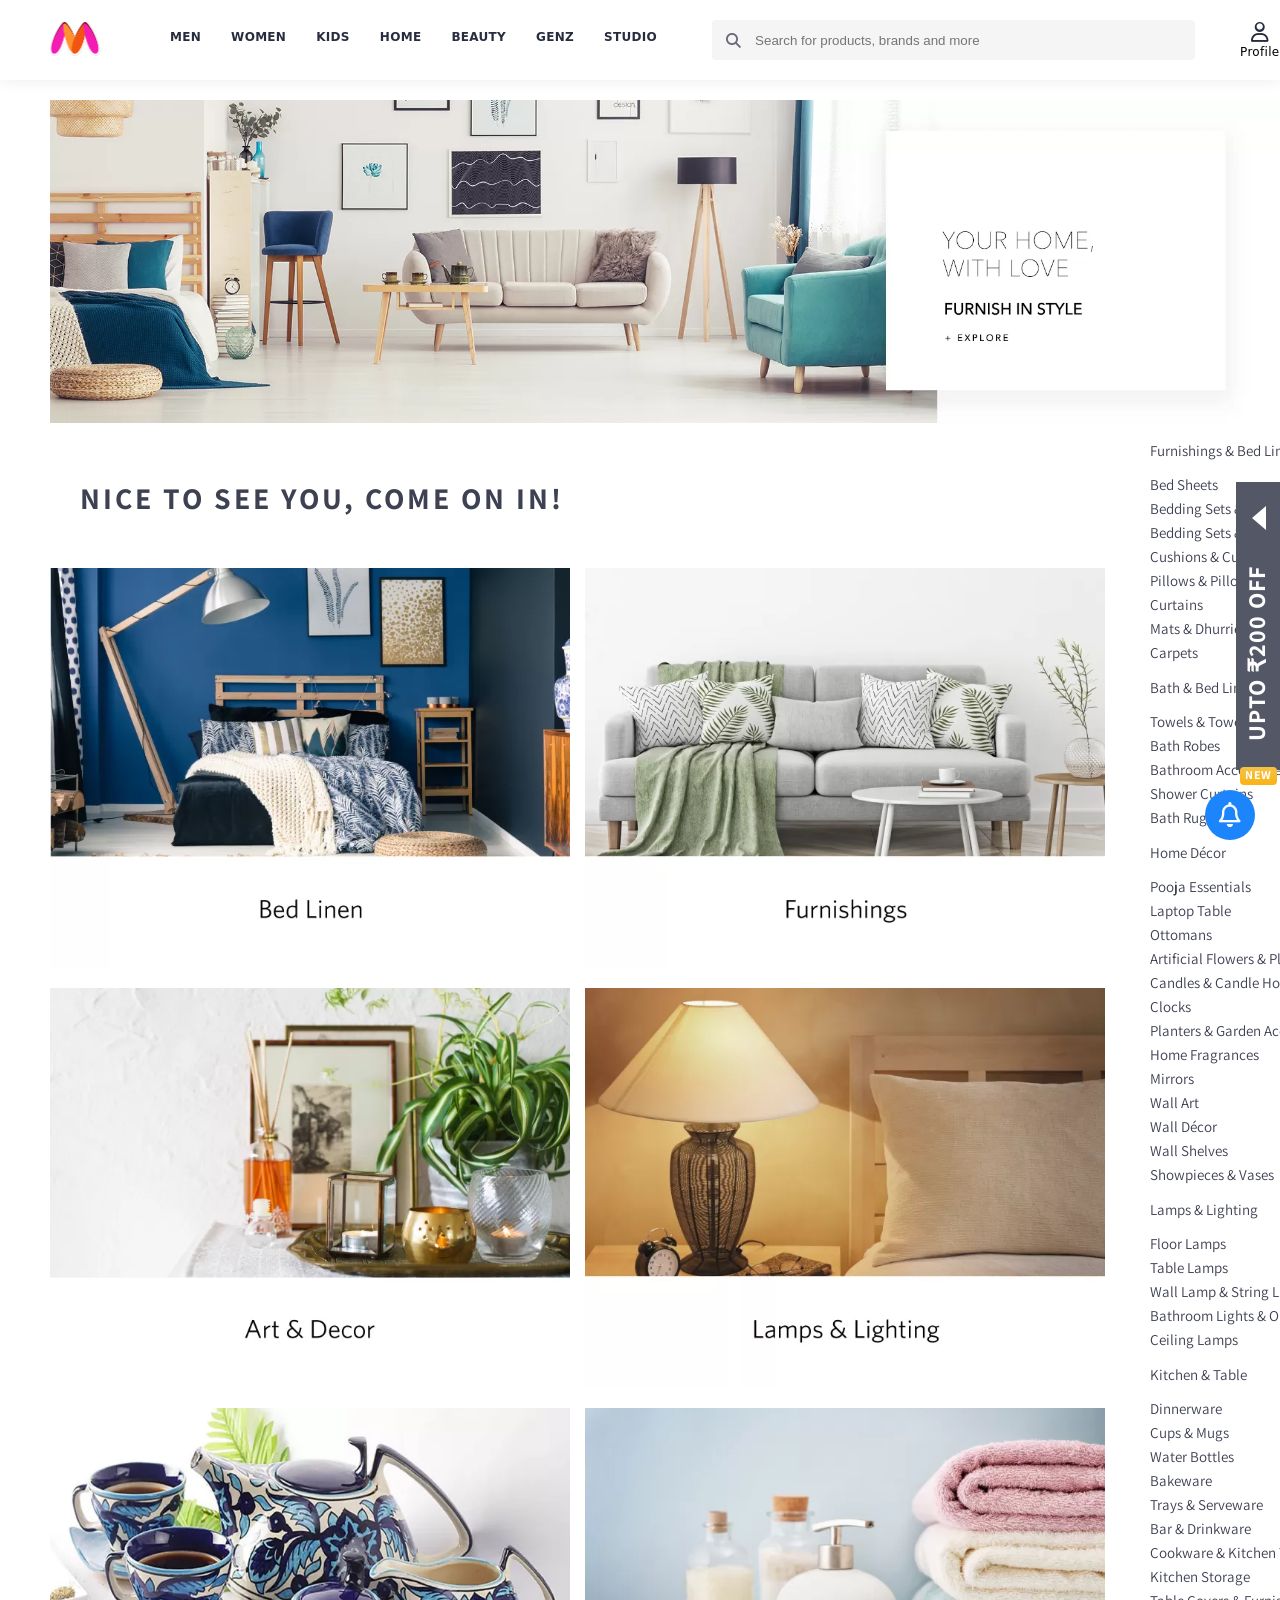
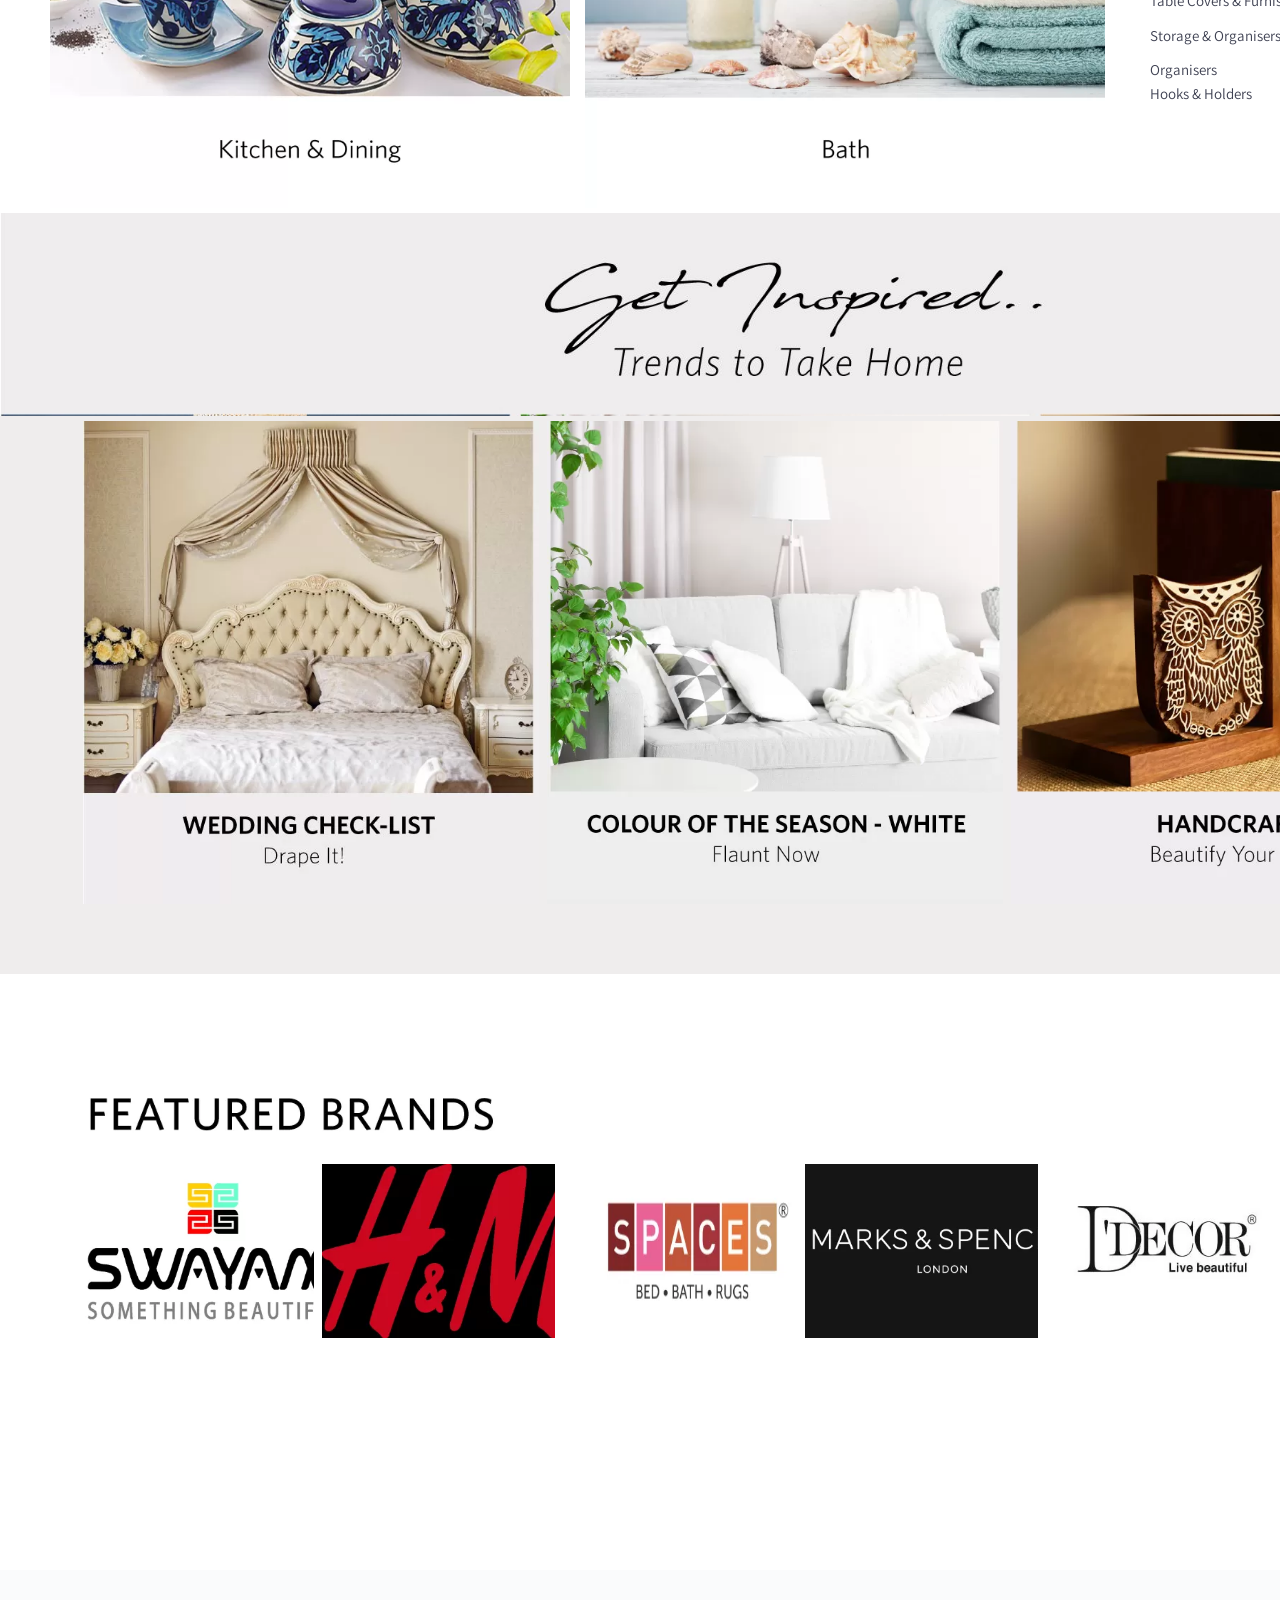
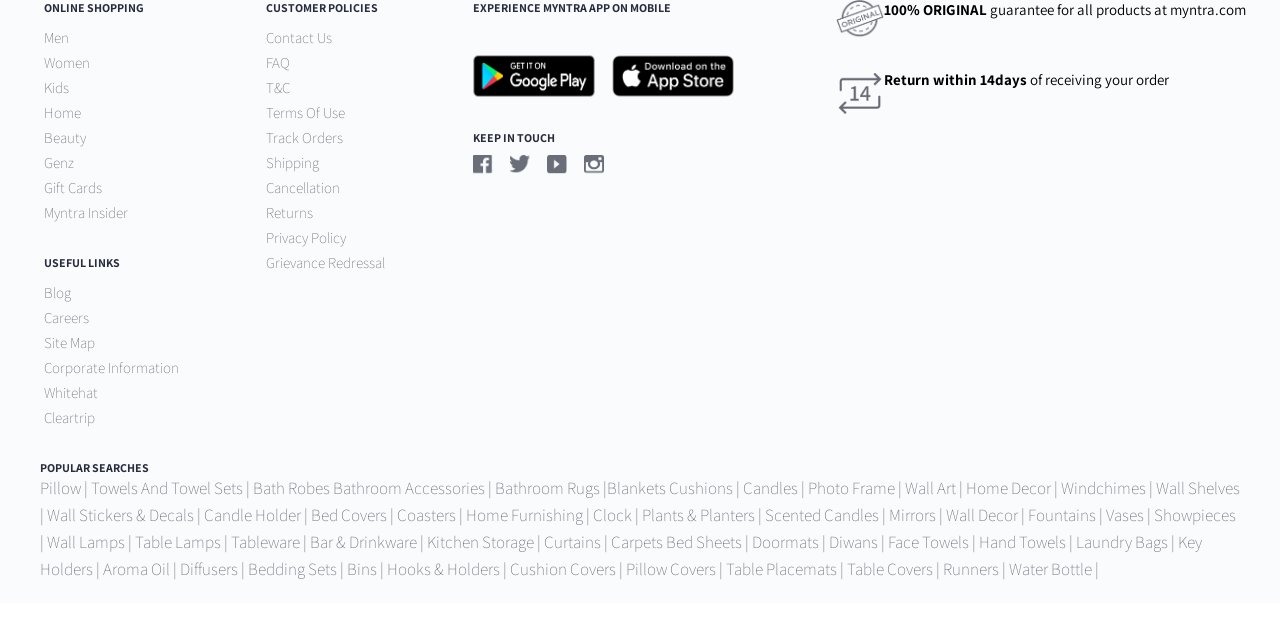
<file: MYX Home.html>
<!DOCTYPE html>
<html lang="en">

<head>
    <title>Home and Living - Buy Interior Decoration Products and Accessories Online in India</title>
    <link rel="stylesheet" href="MYX.CSS">
    <link rel="stylesheet" href="https://cdnjs.cloudflare.com/ajax/libs/font-awesome/6.7.2/css/all.min.css" />
    <link rel="shortcut icon" href="Images/LOGOOOOO.webp" type="image/x-icon">

    <link href="https://fonts.googleapis.com/css2?family=Roboto:wght@400;500;700&display=swap" rel="stylesheet">

</head>

<body>
    <div class="myx">
        <div class="myx-container">

            <!-- MYX Header Starts -->

            <div class="myx-header">

                <a href="MYX index.html">
                    <div class="myx-logo"></div>
                </a>

                <div class="header-menu">
                    <div>
                        <a href="Men">Men</a>
                    </div>
                    <div>
                        <a href="Women">Women</a>
                    </div>
                    <div>
                        <a href="Kids">Kids</a>
                    </div>
                    <div>
                        <li class="homemenu" type="none">
                            <a href="MYX Home.html">Home</a>
                            <div class="mega-menu">
                                <div class="mega-column">
                                    <h4>Bed Linen & Furnishing</h4>
                                    <a href="#">Bed Runners</a>
                                    <a href="#">Mattress Protector</a>
                                    <a href="#">Bedsheets</a>
                                    <a href="#">Bedding Sets</a>
                                    <a href="#">Blankets, Quilts & Dohars</a>
                                    <a href="#">Pillows & Covers</a>
                                    <a href="#">Bed Covers</a>
                                    <a href="#">Diwan Sets</a>
                                    <a href="#">Chairs Pads and Covers</a>
                                    <a href="#">Sofa Covers</a>
                                    <div class="seperator"></div>
                                    <h4>Flooring</h4>
                                    <a href="#">Floor Runners</a>
                                    <a href="#">Carpets</a>
                                    <a href="#">Floor Mats & Dhuries</a>
                                    <a href="#">Door Mats</a>
                                </div>
                                <div class="mega-column-mid">
                                    <h4>Bath</h4>
                                    <a href="#">Bath Towels</a>
                                    <a href="#">Hand & Face Towels</a>
                                    <a href="#">Beach Towels</a>
                                    <a href="#">Towels Sets</a>
                                    <a href="#">Bath Rugs</a>
                                    <a href="#">Bath Robes</a>
                                    <a href="#">Bathroom Accessories</a>
                                    <a href="#">Shower Curtains</a>
                                    <div class="seperator-mid"></div>
                                    <h4>Lamps & Lighting</h4>
                                    <a href="#">Floor Lamps</a>
                                    <a href="#">Ceiling lamps</a>
                                    <a href="#">Table Lamps</a>
                                    <a href="#">Wall Lamps</a>
                                    <a href="#">Outdoor Lamps</a>
                                    <a href="#">String Lights</a>
                                </div>
                                <div class="mega-column">
                                    <h4>Home Décor</h4>
                                    <a href="#">Plants & Planters</a>
                                    <a href="#">Aromas and Candles</a>
                                    <a href="#">Clocks</a>
                                    <a href="#">Mirror</a>
                                    <a href="#">Wall Décor</a>
                                    <a href="#">Festive Decor</a>
                                    <a href="#">Pooja Essentials</a>
                                    <a href="#">Wall Shelves</a>
                                    <a href="#">Fountains</a>
                                    <a href="#">Showpieces & Vases</a>
                                    <a href="#">Ottoman</a>
                                    <div class="seperator"></div>
                                    <h4>Cushions & Cushion Covers</h4>
                                    <h4>Curtains</h4>

                                </div>
                                <div class="mega-column-mid">
                                    <h4>Furniture</h4>
                                    <h4>Home Gift Sets</h4>
                                    <h4>Kitchen and Table</h4>
                                    <a href="#">Table Runners</a>
                                    <a href="#">Dinnerware & Serveware</a>
                                    <a href="#">Cups and Mugs</a>
                                    <a href="#">Bakeware & Cookware</a>
                                    <a href="#">Blankets, Quilts & Dohars</a>
                                    <a href="#">Kitchen Storage & Tools</a>
                                    <a href="#">Bar & Drinkware</a>
                                    <a href="#">Table Covers & Furnishings</a>
                                </div>
                                <div class="mega-column">
                                    <h4>Storage</h4>
                                    <a href="#">Bins</a>
                                    <a href="#">Hangers</a>
                                    <a href="#">Organisers</a>
                                    <a href="#">Hooks and Holders</a>
                                    <a href="#">Laundry Bags</a>
                                </div>

                            </div>
                        </li>
                    </div>
                    <div>
                        <a href="">Beauty</a>
                    </div>
                    <div>
                        <a href="">GenZ</a>
                    </div>
                    <div>
                        <a href="">Studio </a>
                    </div>
                    <div class="search_bar">
                        <i class="fa-solid fa-magnifying-glass"></i>
                        <input type="text" name="" id="" placeholder="Search for products, brands and more">
                    </div>
                    <div class="profile">
                        <div>
                            <i class="fa-regular fa-user"></i>
                            <span>Profile</span>
                        </div>
                        <div>
                            <i class="fa-regular fa-heart"></i>
                            <span>Wishlist</span>
                        </div>
                        <div>
                            <i class="fa-solid fa-bag-shopping"></i>
                            <span>Bag</span>
                        </div>
                        <div>

                        </div>
                    </div>
                </div>
            </div>
        </div>

        <!-- Midlle Section Starts -->

        <div class="home_middle_container">
            <div class="furnish_in_style_img">
                <img src="Images/eff01060-f706-468d-b97c-95cdf43174f91528443826867-Desktop-Home-Banner.webp"
                    width="100%">
            </div>
            <div class="home_middle_mid_section">
                <div class="home_mid_section_left">
                    <div class="banner_title">
                        <h4>NICE TO SEE YOU, COME ON IN!</h4>
                    </div>
                    <div class="card-imageContainers">
                        <div class="card_images">
                            <img src="Images/bed.webp" alt="">
                        </div>
                        <div class="card_images">
                            <img src="Images/11517563782565-furnishings.webp" alt="">
                        </div>
                        <div class="card_images">
                            <img src="Images/art-n-decor.webp" alt="">
                        </div>
                        <div class="card_images">
                            <img src="Images/lamps.webp" alt="">
                        </div>
                        <div class="card_images">
                            <img src="Images/kitchen.webp" alt="">
                        </div>
                        <div class="card_images">
                            <img src="Images/bath.webp" alt="">
                        </div>
                    </div>
                </div>
                <div class="home_mid_section_right">
                    <div class="navi_link">Furnishings & Bed Linen</div>
                    <ul type="none">
                        <li>Bed Sheets</li>
                        <li>Bedding Sets & Bed Covers</li>
                        <li>Bedding Sets & Bed Covers</li>
                        <li>Cushions & Cushion Covers</li>
                        <li>Pillows & Pillow Covers</li>
                        <li>Curtains</li>
                        <li>Mats & Dhurries</li>
                        <li>Carpets</li>
                    </ul>
                    <div class="navi_link">Bath & Bed Linen</div>
                    <ul type="none">
                        <li>Towels & Towel Sets</li>
                        <li>Bath Robes</li>
                        <li>Bathroom Accessories</li>
                        <li>Shower Curtains</li>
                        <li>Bath Rugs</li>
                    </ul>
                    <div class="navi_link">Home Décor</div>
                    <ul type="none">
                        <li>Pooja Essentials</li>
                        <li>Laptop Table</li>
                        <li>Ottomans</li>
                        <li>Artificial Flowers & Plants</li>
                        <li>Candles & Candle Holders</li>
                        <li>Clocks</li>
                        <li>Planters & Garden Accessories</li>
                        <li>Home Fragrances</li>
                        <li>Mirrors</li>
                        <li>Wall Art</li>
                        <li>Wall Décor</li>
                        <li>Wall Shelves</li>
                        <li>Showpieces & Vases</li>
                    </ul>
                    <div class="navi_link">Lamps & Lighting</div>
                    <ul type="none">
                        <li>Floor Lamps</li>
                        <li>Table Lamps</li>
                        <li>Wall Lamp & String Lights</li>
                        <li>Bathroom Lights & Outdoor Lamps</li>
                        <li>Ceiling Lamps</li>
                    </ul>
                    <div class="navi_link">Kitchen & Table</div>
                    <ul type="none">
                        <li>Dinnerware</li>
                        <li>Cups & Mugs</li>
                        <li>Water Bottles</li>
                        <li>Bakeware</li>
                        <li>Trays & Serveware</li>
                        <li>Bar & Drinkware</li>
                        <li>Cookware & Kitchen Tools</li>
                        <li>Kitchen Storage</li>
                        <li>Table Covers & Furnishings</li>
                    </ul>
                    <div class="navi_link">Storage & Organisers</div>
                    <ul type="none">
                        <li>Organisers</li>
                        <li>Hooks & Holders</li>

                    </ul>
                </div>
            </div>
            <div class="get_inspired_image">
                <img src="Images/11517478281102-Home-page-Desktop_12.jpg" alt="">
            </div>
            <div class="get_inspired_cards">
                <div class="get_inspired_card_imgs">
                    <img src="Images/Wedding-checklist.webp" alt="">
                </div>
                <div class="get_inspired_card_imgs">
                    <img src="Images/colour of the season.webp" alt="">
                </div>
                <div class="get_inspired_card_imgs">
                    <img src="Images/handicrafted-beauty.webp" alt="">
                </div>
            </div>
            <div class="featuredbrands">
                <img src="Images/featured brands.webp" alt="">
            </div>
            <div class="swayam_cards">
                <div class="swayam-images">
                    <img src="Images/swayam.webp" alt="">
                </div>
                <div class="swayam-images">
                    <img src="Images/H&M.webp" alt="">
                </div>
                <div class="swayam-images">
                    <img src="Images/Saces.webp" alt="">
                </div>
                <div class="swayam-images">
                    <img src="Images/Marks & Spencer.webp" alt="">
                </div>
                <div class="swayam-images">
                    <img src="Images/Decor.webp" alt="">
                </div>
                <div class="off_conatiner">
                    <div class="off_container_arrow">
                    </div>
                    <span> UPTO ₹200 OFF</span>
                    <div class="new">NEW</div>
                </div>
                <div class="bell_icon">
                    <i class="fa-regular fa-bell"></i>
                </div>
            </div>
        </div>
    </div>

    <!-- Middle Section Ends -->
    <!-- Footer Starts -->
    <div class="home-footer">
        <div class="footer-4-info">
            <div class="first-info">
                <div>ONLINE SHOPPING</div>
                <ul>
                    <li>Men</li>
                    <li>Women</li>
                    <li>Kids</li>
                    <li>Home</li>
                    <li>Beauty</li>
                    <li>Genz</li>
                    <li>Gift Cards</li>
                    <li>Myntra Insider</li>
                </ul>
                <div>USEFUL LINKS</div>
                <ul>
                    <li>Blog</li>
                    <li>Careers</li>
                    <li>Site Map</li>
                    <li>Corporate Information</li>
                    <li>Whitehat</li>
                    <li>Cleartrip</li>
                </ul>
            </div>

            <div class="first-info">
                <div>CUSTOMER POLICIES</div>
                <ul>
                    <li>Contact Us</li>
                    <li>FAQ</li>
                    <li>T&C</li>
                    <li>Terms Of Use</li>
                    <li>Track Orders</li>
                    <li>Shipping</li>
                    <li>Cancellation</li>
                    <li>Returns</li>
                    <li>Privacy Policy</li>
                    <li>Grievance Redressal</li>
                </ul>

            </div>

            <div class="first-info">
                <div>EXPERIENCE MYNTRA APP ON MOBILE</div>
                <div class="icons">
                    <img src="Images/footer img.png" alt="" width="122" height="42">
                    <img src="Images/footer img 2.png" alt="" width="122" height="42">
                    <div>KEEP IN TOUCH</div>
                    <img src="Images/footer-fb.png" alt="" width="20" height="20">
                    <img src="Images/footer-tweet.png" alt="" width="20" height="20">
                    <img src="Images/footer-yt.png" alt="" width="20" height="20">
                    <img src="Images/footer-ig.png" alt="" width="20" height="20">
                </div>
            </div>
            <div class="last-info">
                <div class="original">
                    <img src="Images/footer-original.png" alt="" width="48" height="40">

                    <p> <b>100% ORIGINAL </b> guarantee for all products at myntra.com</p>
                </div>
                <div class="fourteen">
                    <img src="Images/footer-14.png" alt="" width="48" height="49">
                    <p> <b> Return within 14days </b>of receiving your order </p>
                </div>
            </div>
        </div>
        <div class="home-footer-bottom">
            <div>POPULAR SEARCHES</div>
            <p>Pillow | Towels And Towel Sets | Bath Robes Bathroom Accessories | Bathroom Rugs |Blankets
                Cushions |
                Candles | Photo Frame | Wall Art | Home Decor | Windchimes | Wall Shelves | Wall Stickers &
                Decals |
                Candle
                Holder | Bed Covers | Coasters | Home Furnishing | Clock | Plants & Planters | Scented Candles |
                Mirrors |
                Wall
                Decor | Fountains | Vases | Showpieces | Wall Lamps | Table Lamps | Tableware | Bar & Drinkware
                | Kitchen
                Storage | Curtains | Carpets Bed Sheets | Doormats | Diwans | Face Towels | Hand Towels |
                Laundry Bags |
                Key
                Holders | Aroma Oil | Diffusers | Bedding Sets | Bins | Hooks & Holders | Cushion Covers |
                Pillow
                Covers |
                Table
                Placemats | Table Covers | Runners | Water Bottle |
            </p>

        </div>
    </div>
    </div>
    </div>
    </div>
</body>
</file>
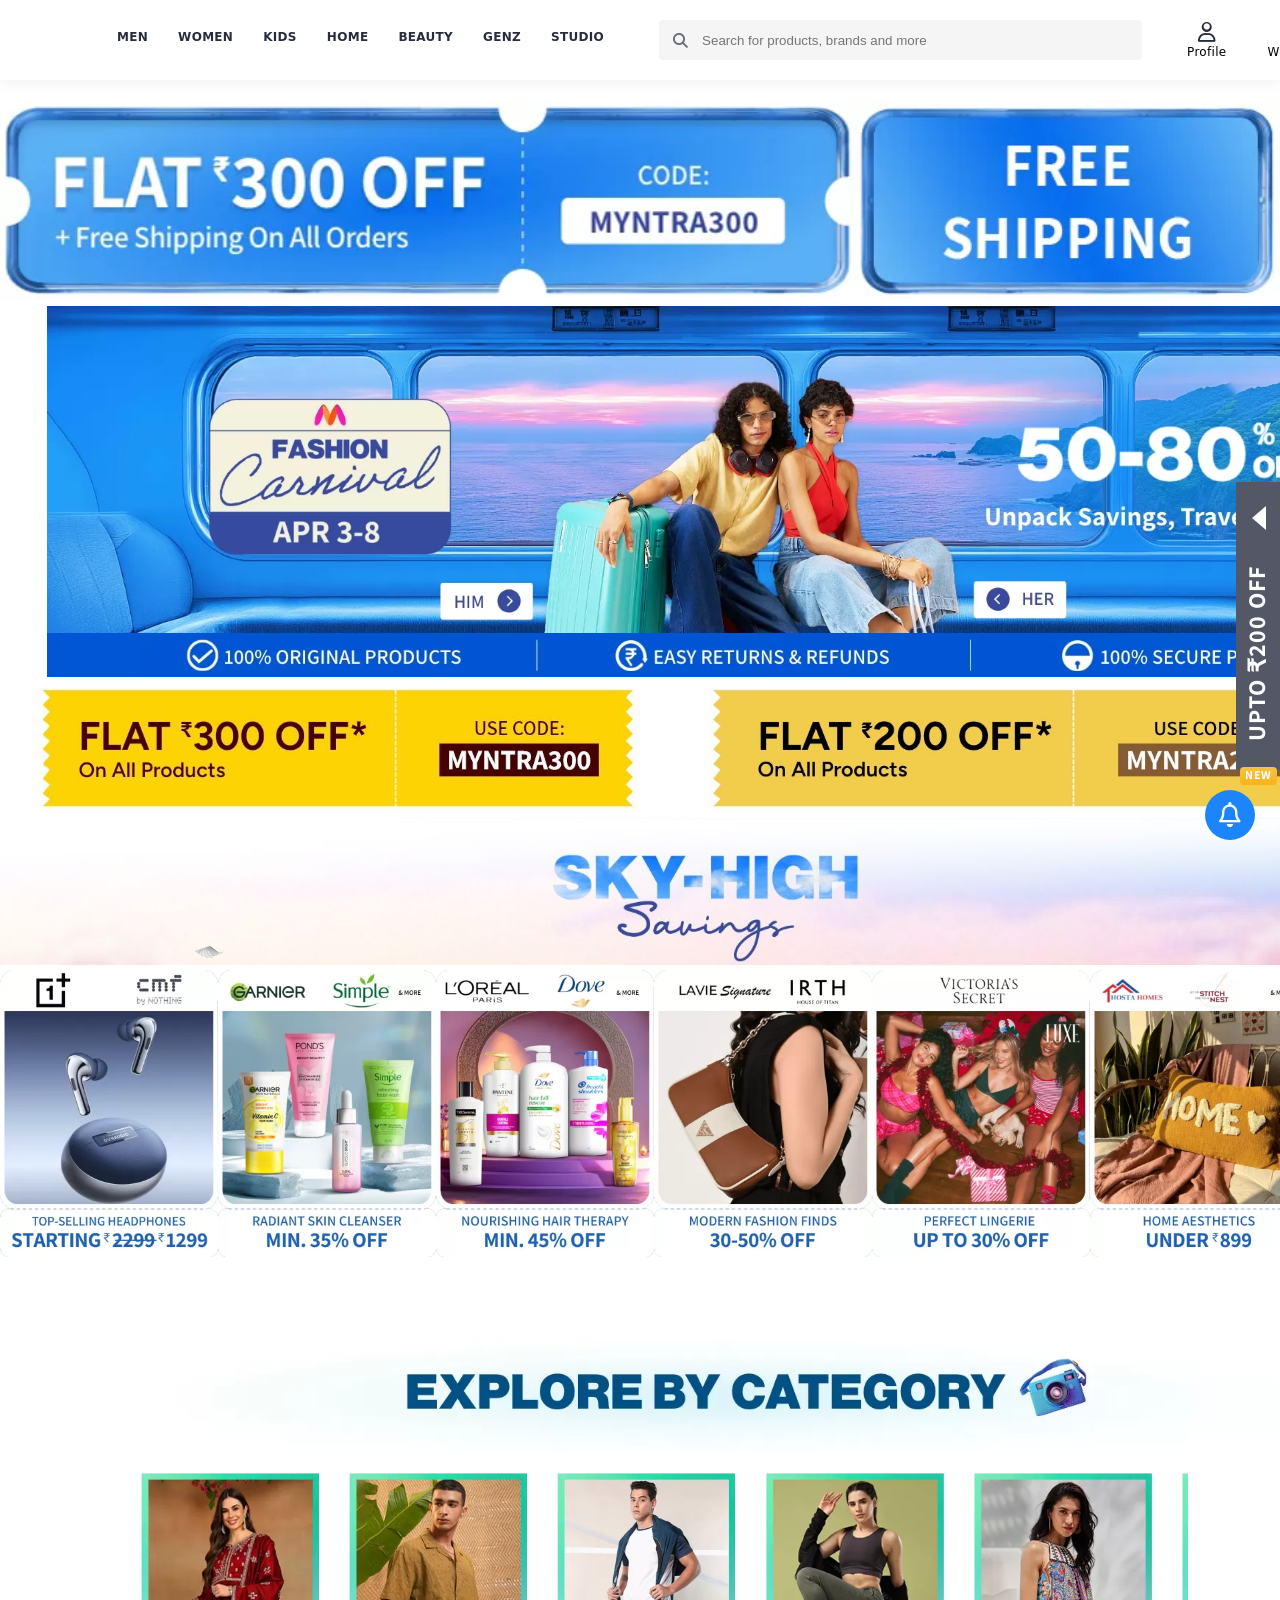
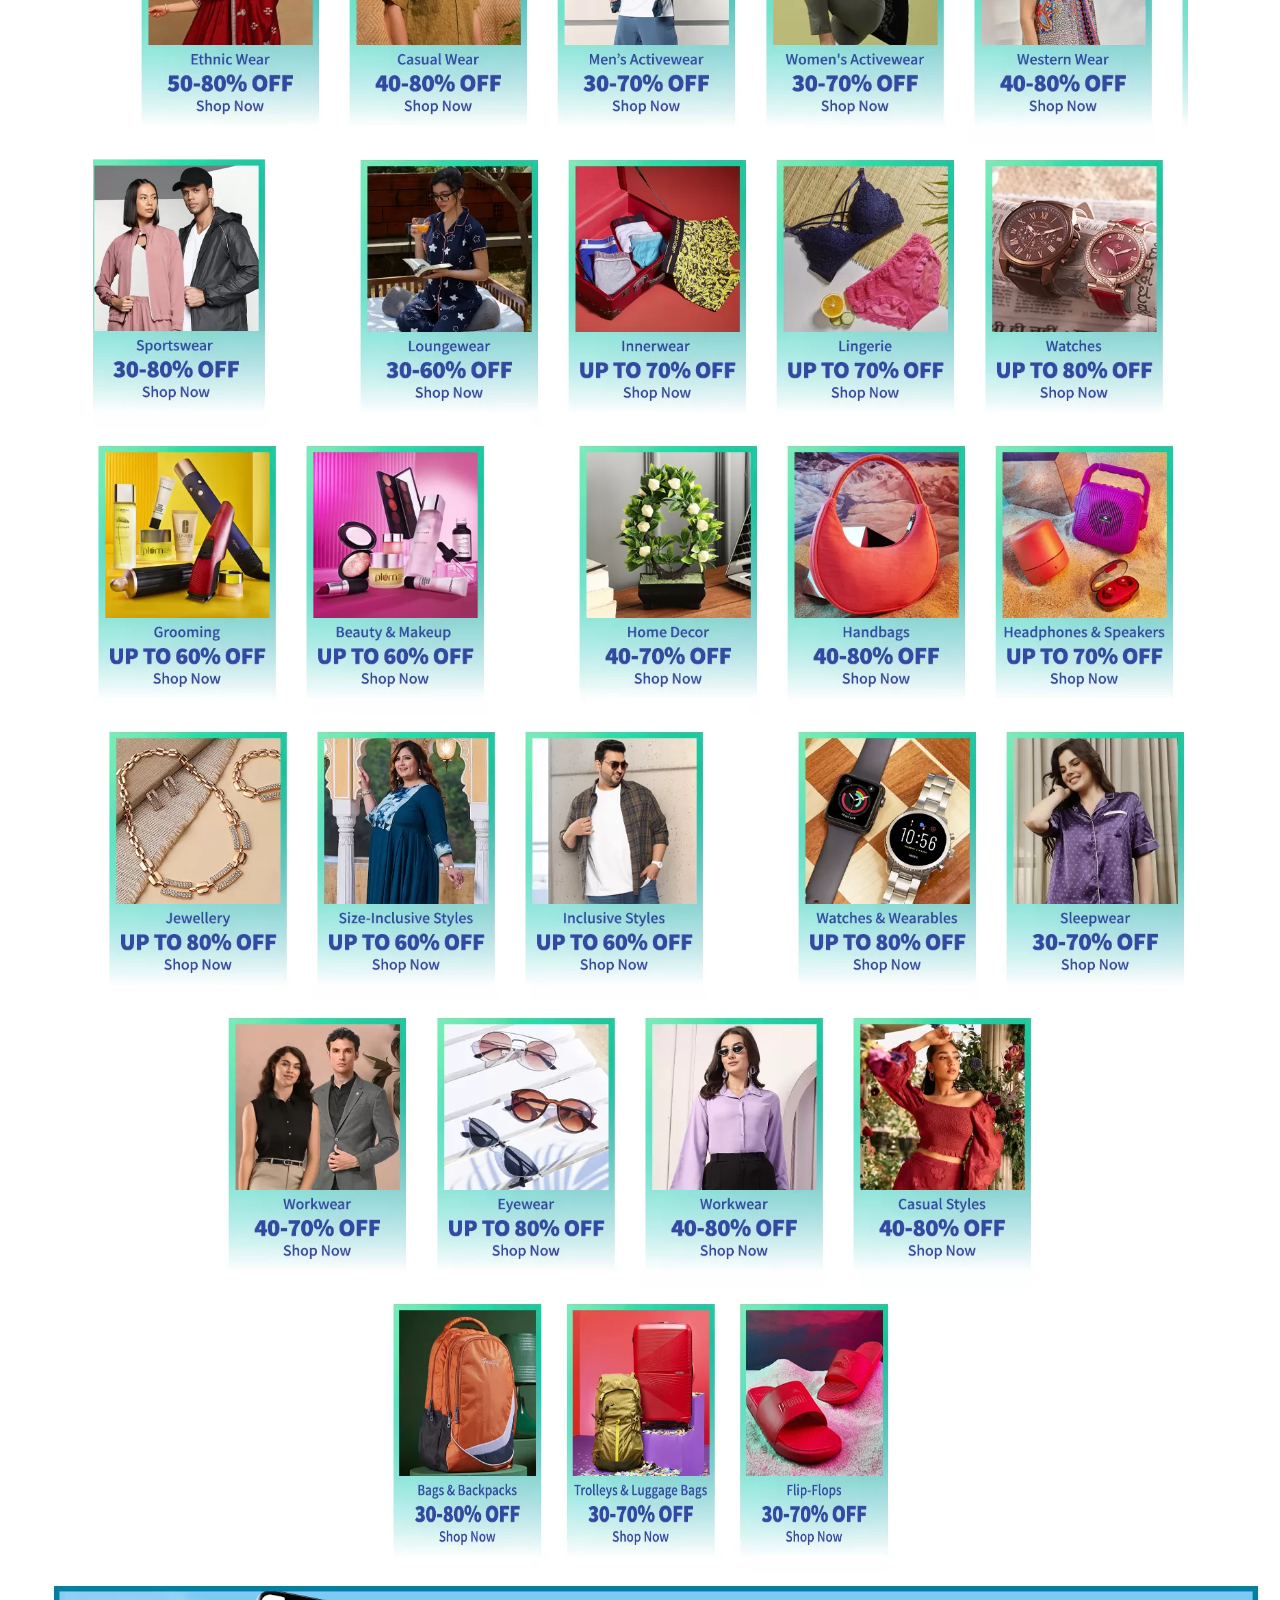
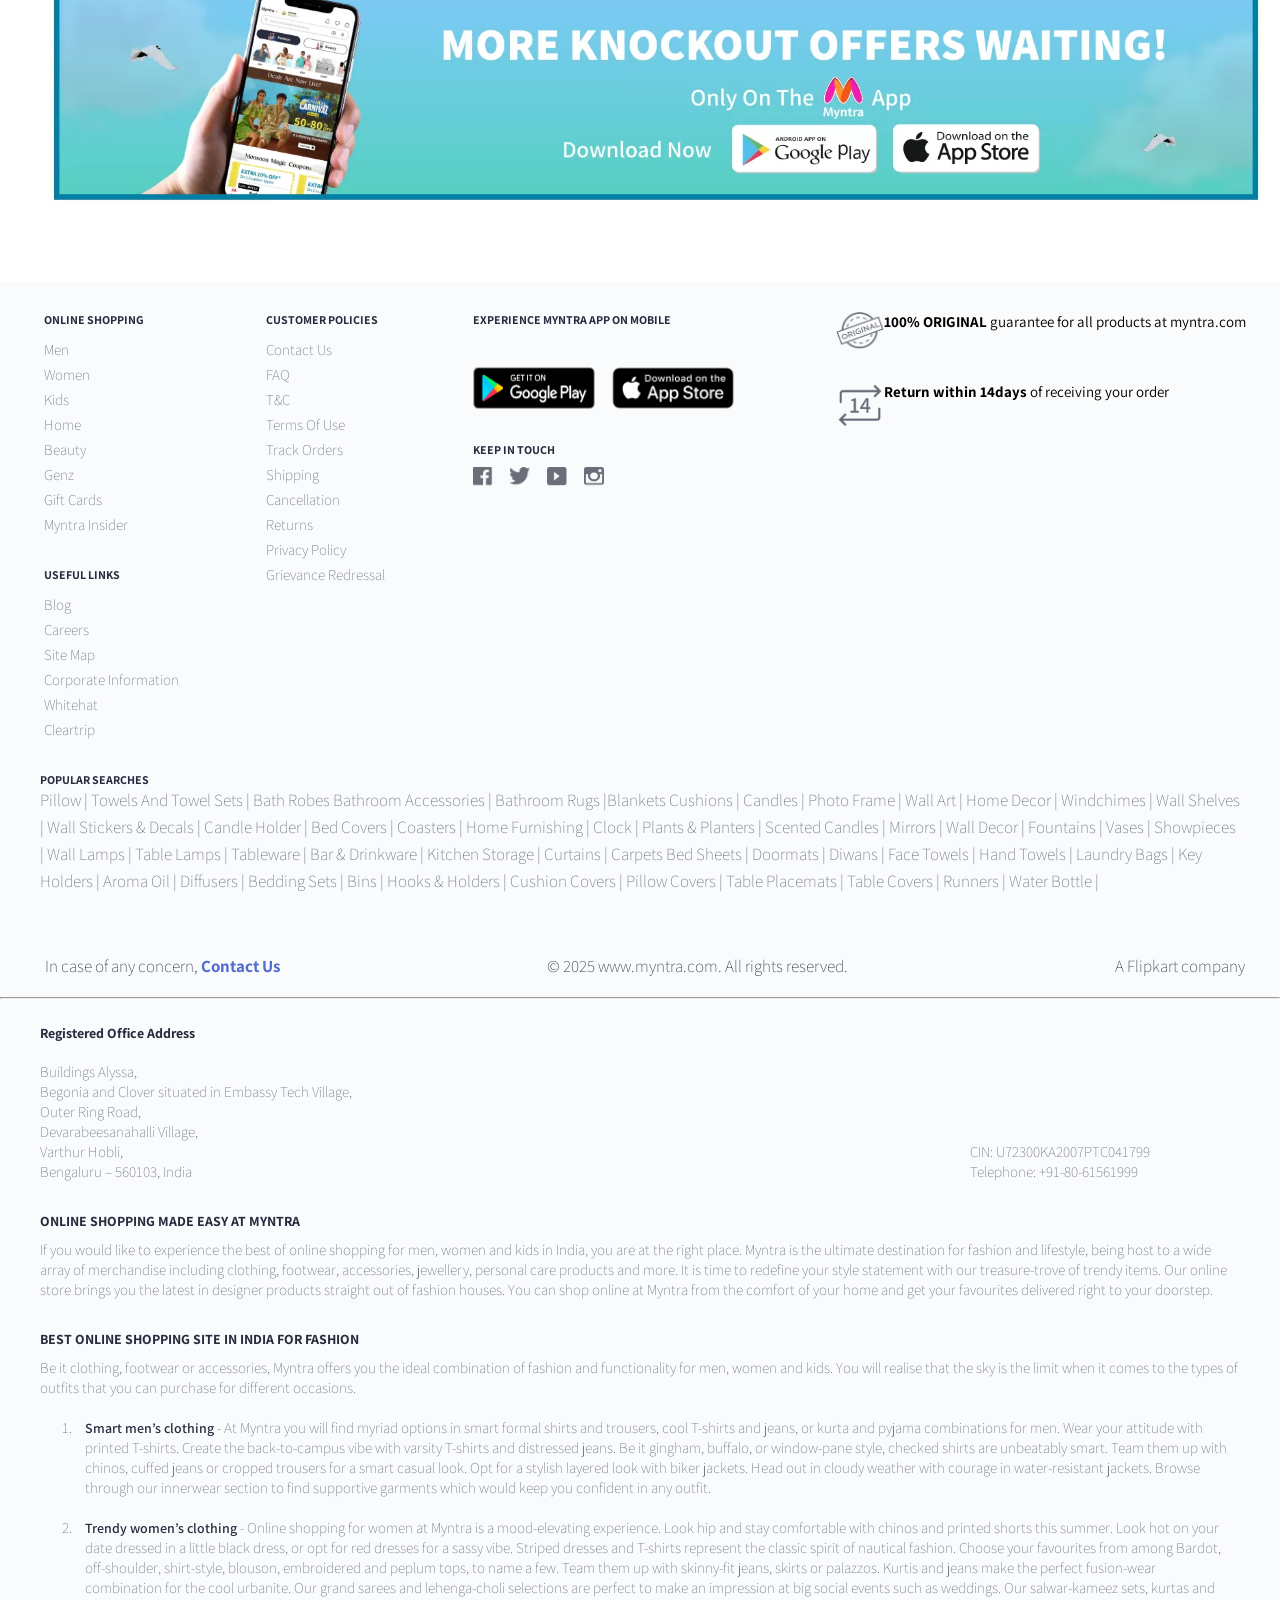
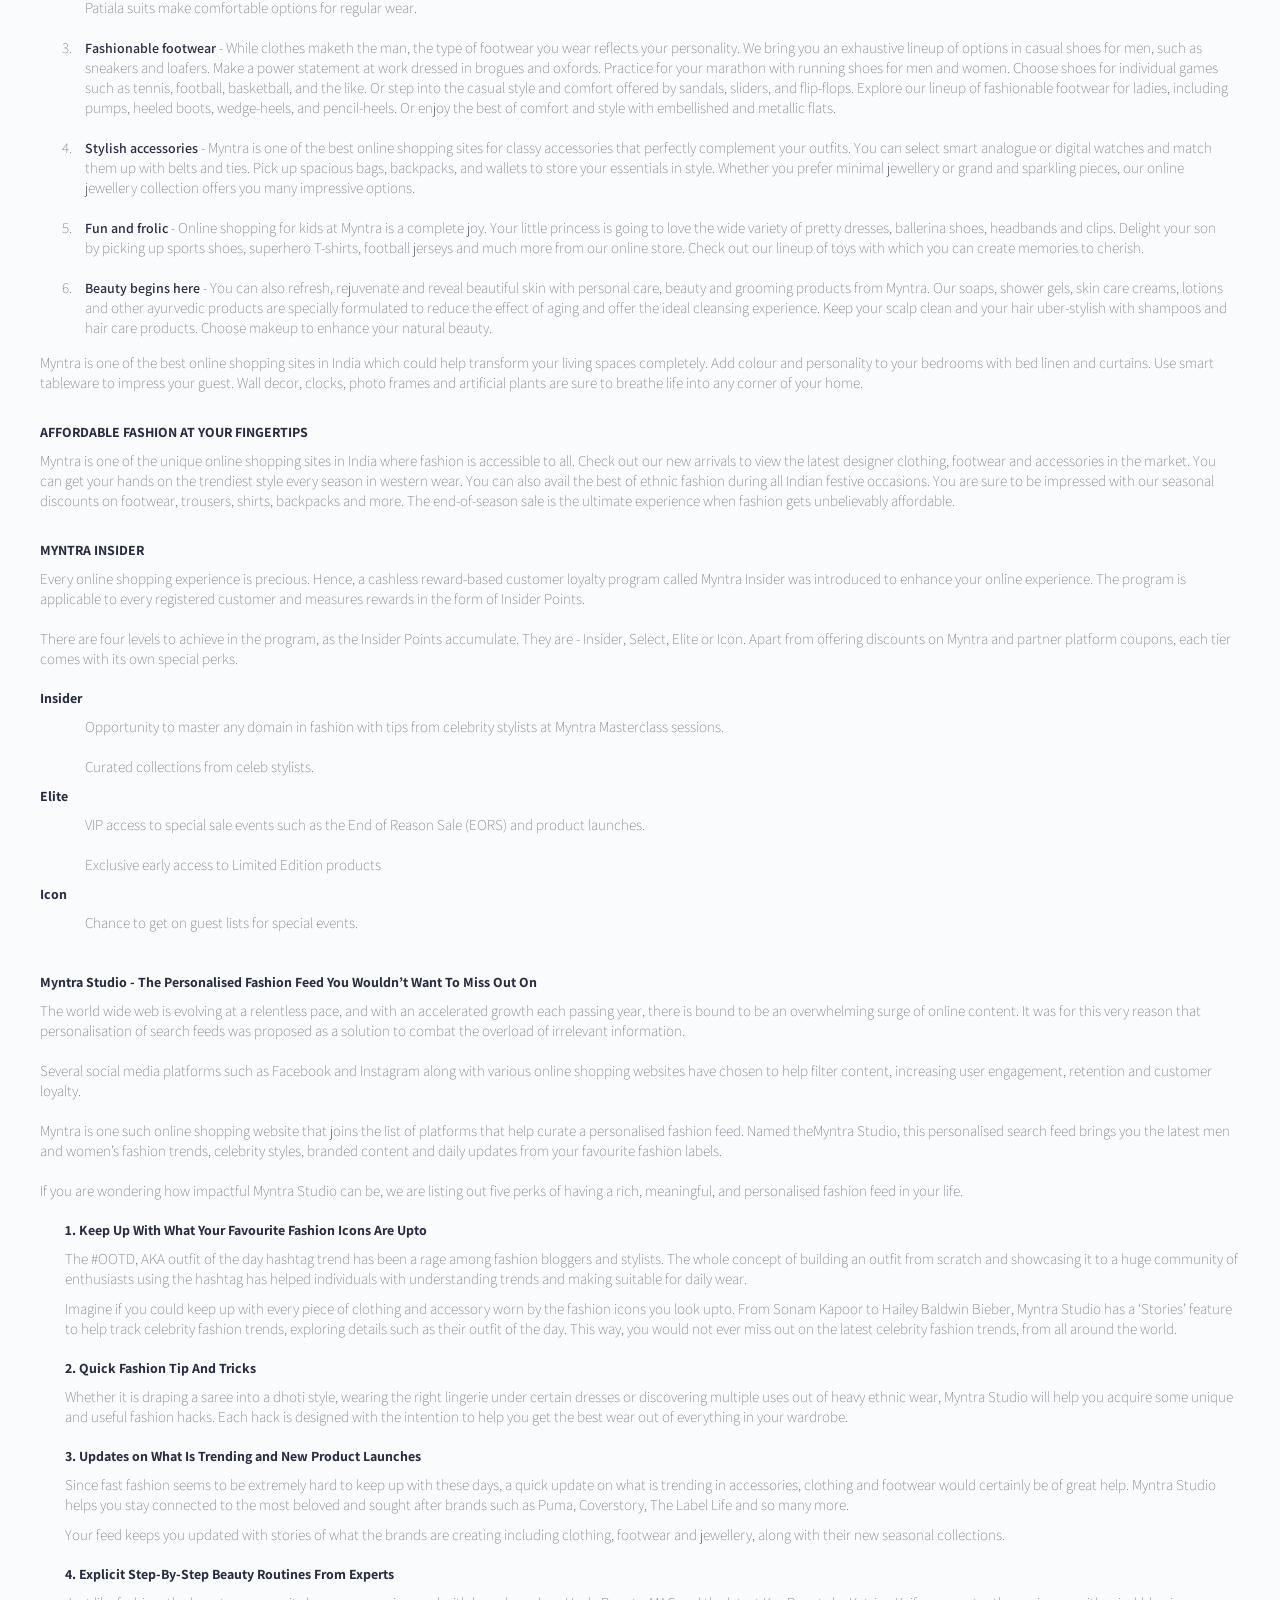
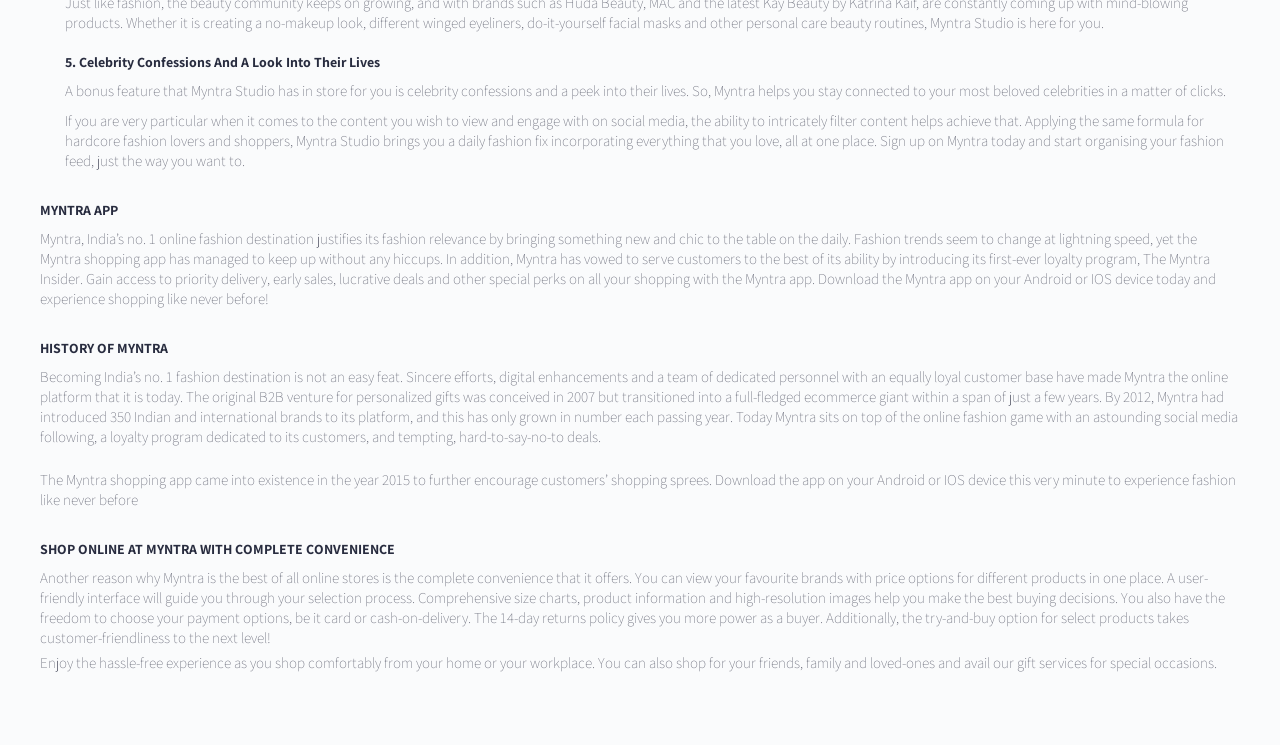
<file: MYX index.html>
<!DOCTYPE html>
<html lang="en">

<head>
    <title>Online Shopping for Women, Men, Kids Fashion & Lifestyle - Myntra</title>
    <link rel="stylesheet" href="MYX.CSS">
    <link rel="stylesheet" href="https://cdnjs.cloudflare.com/ajax/libs/font-awesome/6.7.2/css/all.min.css" />
    <link rel="shortcut icon" href="Images/LOGOOOOO.webp" type="image/x-icon">
</head>

<body>
    <div class="myx">
        <div class="myx-container">

            <!-- MYX Header Starts -->

            <div class="myx-header">
                <div class="myx-logo">
                    <a href="MYX index.html">
                    </a>
                </div>
                <div class="header-menu">
                    <div>
                        <a href="Men">Men</a>
                    </div>
                    <div>
                        <a href="Women">Women</a>
                    </div>
                    <div>
                        <a href="Kids">Kids</a>
                    </div>
                    <div>
                        <li class="homemenu" type="none">
                            <a href="MYX Home.html">Home</a>
                            <div class="mega-menu">
                                <div class="mega-column">
                                    <h4>Bed Linen & Furnishing</h4>
                                    <a href="#">Bed Runners</a>
                                    <a href="#">Mattress Protector</a>
                                    <a href="#">Bedsheets</a>
                                    <a href="#">Bedding Sets</a>
                                    <a href="#">Blankets, Quilts & Dohars</a>
                                    <a href="#">Pillows & Covers</a>
                                    <a href="#">Bed Covers</a>
                                    <a href="#">Diwan Sets</a>
                                    <a href="#">Chairs Pads and Covers</a>
                                    <a href="#">Sofa Covers</a>
                                    <div class="seperator"></div>
                                    <h4>Flooring</h4>
                                    <a href="#">Floor Runners</a>
                                    <a href="#">Carpets</a>
                                    <a href="#">Floor Mats & Dhuries</a>
                                    <a href="#">Door Mats</a>
                                </div>
                                <div class="mega-column-mid">
                                    <h4>Bath</h4>
                                    <a href="#">Bath Towels</a>
                                    <a href="#">Hand & Face Towels</a>
                                    <a href="#">Beach Towels</a>
                                    <a href="#">Towels Sets</a>
                                    <a href="#">Bath Rugs</a>
                                    <a href="#">Bath Robes</a>
                                    <a href="#">Bathroom Accessories</a>
                                    <a href="#">Shower Curtains</a>
                                    <div class="seperator-mid"></div>
                                    <h4>Lamps & Lighting</h4>
                                    <a href="#">Floor Lamps</a>
                                    <a href="#">Ceiling lamps</a>
                                    <a href="#">Table Lamps</a>
                                    <a href="#">Wall Lamps</a>
                                    <a href="#">Outdoor Lamps</a>
                                    <a href="#">String Lights</a>
                                </div>
                                <div class="mega-column">
                                    <h4>Home Décor</h4>
                                    <a href="#">Plants & Planters</a>
                                    <a href="#">Aromas and Candles</a>
                                    <a href="#">Clocks</a>
                                    <a href="#">Mirror</a>
                                    <a href="#">Wall Décor</a>
                                    <a href="#">Festive Decor</a>
                                    <a href="#">Pooja Essentials</a>
                                    <a href="#">Wall Shelves</a>
                                    <a href="#">Fountains</a>
                                    <a href="#">Showpieces & Vases</a>
                                    <a href="#">Ottoman</a>
                                    <div class="seperator"></div>
                                    <h4>Cushions & Cushion Covers</h4>
                                    <h4>Curtains</h4>

                                </div>
                                <div class="mega-column-mid">
                                    <h4>Furniture</h4>
                                    <h4>Home Gift Sets</h4>
                                    <h4>Kitchen and Table</h4>
                                    <a href="#">Table Runners</a>
                                    <a href="#">Dinnerware & Serveware</a>
                                    <a href="#">Cups and Mugs</a>
                                    <a href="#">Bakeware & Cookware</a>
                                    <a href="#">Blankets, Quilts & Dohars</a>
                                    <a href="#">Kitchen Storage & Tools</a>
                                    <a href="#">Bar & Drinkware</a>
                                    <a href="#">Table Covers & Furnishings</a>
                                </div>
                                <div class="mega-column">
                                    <h4>Storage</h4>
                                    <a href="#">Bins</a>
                                    <a href="#">Hangers</a>
                                    <a href="#">Organisers</a>
                                    <a href="#">Hooks and Holders</a>
                                    <a href="#">Laundry Bags</a>
                                </div>

                            </div>
                        </li>

                    </div>
                    <div>
                        <a href="">Beauty</a>
                    </div>
                    <div>
                        <a href="">GenZ</a>
                    </div>
                    <div>
                        <a href="">Studio </a>
                    </div>
                    <div class="search_bar">
                        <i class="fa-solid fa-magnifying-glass"></i>
                        <input type="text" name="" id="" placeholder="Search for products, brands and more">
                    </div>
                    <div class="profile">
                        <div>
                            <i class="fa-regular fa-user"></i>
                            <span>Profile</span>
                        </div>
                        <div>
                            <i class="fa-regular fa-heart"></i>
                            <span>Wishlist</span>
                        </div>
                        <div>
                            <i class="fa-solid fa-bag-shopping"></i>
                            <span>Bag</span>
                        </div>
                        <div>

                        </div>
                    </div>
                </div>
            </div>

            <!-- <div class="header-right">
                    <p>Profile</p>
                    <p>Wishlist</p>
                    <p>Bag</p>
                </div> -->
        </div>

        <!-- MYX Middle Container Starts -->

        <div class="myx-middle-container">
            <div>
                <img src="Images/Myntra.webp" alt="" width="100%" height="201px">
            </div>
            <div class="mid-two-images">
                <img src="Images/2nd.webp" alt="" width="706px">
                <img src="Images/remaining 2nd.webp" alt="" width="706px">
            </div>
            <div class="multiple-images">
                <img src="Images/Myntra 2.jpg" alt="" width="676px">
                <img src="Images/Myntra3.jpg" alt="" width="676px">
            </div>
            <div>
                <img src="Images/Myntra 4.jpg" alt="" width="1412px">
            </div>

            <div class="scroll-images">
                <img src="Images/myx1.webp" alt="" width="218px" height="287px">
                <img src="Images/myx2.webp" alt="">
                <img src="Images/myx3.webp" alt="">
                <img src="Images/myx 4.webp" alt="">
                <img src="Images/myx5.webp" alt="">
                <img src="Images/myx6.webp" alt="">
            </div>
            <div>
                <img src="Images/explore.webp" alt="" width="1412px">
            </div>
            <div class="assets">
                <img src="Images/asset1.webp" alt="" class="asset-img">
                <img src="Images/asset2.webp" alt="" class="asset-img">
                <img src="Images/asset3.webp " alt="" class="asset-img">
                <img src="Images/asset4.webp" alt="" class="asset-img">
                <img src="Images/asset5.webp" alt="" class="asset-img">
                <img src="Images/asset6.webp" alt="" class="asset-img">
                <img src="Images/asset7.webp" alt="" class="asset-img">
                <img src="Images/asset8.webp" alt="" class="asset-img">
                <img src="Images/asset9.webp" alt="" class="asset-img">
                <img src="Images/asset10.webp" alt="" class="asset-img">
                <img src="Images/asset11.webp" alt="" class="asset-img">
                <img src="Images/asset12.webp" alt="" class="asset-img">
                <img src="Images/asset13.webp" alt="" class="asset-img">
                <img src="Images/asset14.webp" alt="" class="asset-img">
                <img src="Images/asset15.webp" alt="" class="asset-img">
                <img src="Images/asset16.webp" alt="" class="asset-img">
                <img src="Images/asset17.webp" alt="" class="asset-img">
                <img src="Images/asset18.webp" alt="" class="asset-img">
                <img src="Images/asset19.webp" alt="" class="asset-img">
                <img src="Images/asset20.webp" alt="" class="asset-img">
                <img src="Images/asset21.webp" alt="" class="asset-img">
                <img src="Images/asset22.webp" alt="" class="asset-img">
                <img src="Images/asset23.webp" alt="" class="asset-img">
                <img src="Images/asset24.webp" alt="" class="asset-img">
            </div>
            <div class="last-3-images">
                <img src="Images/asset25.webp" alt="">
                <img src="Images/asset26.webp" alt="">
                <img src="Images/asset27.webp" alt="">

            </div>
            <div class="finalimage">
                <img src="Images/my asstes.webp" alt="" width="1312px">
            </div>
            <div class="off_conatiner">
                <div class="off_container_arrow">
                </div>
                <span> UPTO ₹200 OFF</span>
                <div class="new">NEW</div>
            </div>
            <div class="bell_icon">
                <i class="fa-regular fa-bell"></i>
            </div>
        </div>


        <!-- Footer Section Starts -->


        <div class="home-footer">
            <div class="footer-4-info">
                <div class="first-info">
                    <div>ONLINE SHOPPING</div>
                    <ul>
                        <li>Men</li>
                        <li>Women</li>
                        <li>Kids</li>
                        <li>Home</li>
                        <li>Beauty</li>
                        <li>Genz</li>
                        <li>Gift Cards</li>
                        <li>Myntra Insider</li>
                    </ul>
                    <div>USEFUL LINKS</div>
                    <ul>
                        <li>Blog</li>
                        <li>Careers</li>
                        <li>Site Map</li>
                        <li>Corporate Information</li>
                        <li>Whitehat</li>
                        <li>Cleartrip</li>
                    </ul>
                </div>

                <div class="first-info">
                    <div>CUSTOMER POLICIES</div>
                    <ul>
                        <li>Contact Us</li>
                        <li>FAQ</li>
                        <li>T&C</li>
                        <li>Terms Of Use</li>
                        <li>Track Orders</li>
                        <li>Shipping</li>
                        <li>Cancellation</li>
                        <li>Returns</li>
                        <li>Privacy Policy</li>
                        <li>Grievance Redressal</li>
                    </ul>

                </div>

                <div class="first-info">
                    <div>EXPERIENCE MYNTRA APP ON MOBILE</div>
                    <div class="icons">
                        <img src="Images/footer img.png" alt="" width="122" height="42">
                        <img src="Images/footer img 2.png" alt="" width="122" height="42">
                        <div>KEEP IN TOUCH</div>
                        <img src="Images/footer-fb.png" alt="" width="20" height="20">
                        <img src="Images/footer-tweet.png" alt="" width="20" height="20">
                        <img src="Images/footer-yt.png" alt="" width="20" height="20">
                        <img src="Images/footer-ig.png" alt="" width="20" height="20">
                    </div>
                </div>
                <div class="last-info">
                    <div class="original">
                        <img src="Images/footer-original.png" alt="" width="48" height="40">

                        <p> <b>100% ORIGINAL </b> guarantee for all products at myntra.com</p>
                    </div>
                    <div class="fourteen">
                        <img src="Images/footer-14.png" alt="" width="48" height="49">
                        <p> <b> Return within 14days </b>of receiving your order </p>
                    </div>
                </div>
            </div>
            <div class="home-footer-bottom">
                <div>POPULAR SEARCHES</div>

                <p>Pillow | Towels And Towel Sets | Bath Robes Bathroom Accessories | Bathroom Rugs |Blankets
                    Cushions |
                    Candles | Photo Frame | Wall Art | Home Decor | Windchimes | Wall Shelves | Wall Stickers &
                    Decals |
                    Candle
                    Holder | Bed Covers | Coasters | Home Furnishing | Clock | Plants & Planters | Scented Candles |
                    Mirrors |
                    Wall
                    Decor | Fountains | Vases | Showpieces | Wall Lamps | Table Lamps | Tableware | Bar & Drinkware
                    | Kitchen
                    Storage | Curtains | Carpets Bed Sheets | Doormats | Diwans | Face Towels | Hand Towels |
                    Laundry Bags |
                    Key
                    Holders | Aroma Oil | Diffusers | Bedding Sets | Bins | Hooks & Holders | Cushion Covers |
                    Pillow
                    Covers |
                    Table
                    Placemats | Table Covers | Runners | Water Bottle |
                </p>
            </div>
            <div class="contact-footer">
                <div class="para-contact">
                    <p>In case of any concern, <a href=""> Contact Us</a></p>
                    <p>© 2025 www.myntra.com. All rights reserved.</p>
                    <p>A Flipkart company</p>
                </div>
            </div>

            <hr>
            <div class="office-address">
                <ul class="address-one">
                    <div>Registered Office Address</div>
                    <li>Buildings Alyssa,</li>
                    <li>Begonia and Clover situated in Embassy Tech Village,</li>
                    <li>Outer Ring Road,</li>
                    <li>Devarabeesanahalli Village,</li>
                    <li>Varthur Hobli,</li>
                    <li>Bengaluru – 560103, India</li>
                </ul>
                <ul class="Address-two">
                    <li>CIN: U72300KA2007PTC041799</li>
                    <li>Telephone: +91-80-61561999</li>
                </ul>
            </div>
            <div class="footer_online_shop">
                <div class="footer_online_shop_div">
                    <div>ONLINE SHOPPING MADE EASY AT MYNTRA</div>
                    <span> If you would like to experience the best of online shopping for men, women and kids in India,
                        you
                        are at the right place. Myntra is the ultimate destination for fashion and lifestyle, being host
                        to
                        a wide array of merchandise including clothing, footwear, accessories, jewellery, personal care
                        products and more. It is time to redefine your style statement with our treasure-trove of trendy
                        items. Our online store brings you the latest in designer products straight out of fashion
                        houses.
                        You can shop online at Myntra from the comfort of your home and get your favourites delivered
                        right
                        to your doorstep.
                    </span>
                </div>
            </div>
            <div class="footer_best_online_shop">
                <div class="footer_best_online_shop_div">
                    <div class="head">BEST ONLINE SHOPPING SITE IN INDIA FOR FASHION </div>
                    <span>Be it clothing, footwear or accessories, Myntra offers you the ideal combination of
                        fashion and
                        functionality for men, women and kids. You will realise that the sky is the limit when
                        it comes
                        to the types of outfits that you can purchase for different occasions.</span>
                    <ol type="1" start="1">
                        <li><b>Smart men’s clothing</b>
                            - At Myntra you will find myriad options in smart formal shirts and trousers, cool
                            T-shirts
                            and
                            jeans, or kurta and pyjama combinations for men. Wear your attitude with printed
                            T-shirts.
                            Create the back-to-campus vibe with varsity T-shirts and distressed jeans. Be it
                            gingham,
                            buffalo, or window-pane style, checked shirts are unbeatably smart. Team them up
                            with
                            chinos,
                            cuffed jeans or cropped trousers for a smart casual look. Opt for a stylish layered
                            look
                            with
                            biker jackets. Head out in cloudy weather with courage in water-resistant jackets.
                            Browse
                            through our innerwear section to find supportive garments which would keep you
                            confident in
                            any
                            outfit.</li>
                        <li><b>Trendy women’s clothing </b>
                            - Online shopping for women at Myntra is a mood-elevating experience. Look hip and
                            stay
                            comfortable with chinos and printed shorts this summer. Look hot on your date
                            dressed in a
                            little black dress, or opt for red dresses for a sassy vibe. Striped dresses and
                            T-shirts
                            represent the classic spirit of nautical fashion. Choose your favourites from among
                            Bardot,
                            off-shoulder, shirt-style, blouson, embroidered and peplum tops, to name a few. Team
                            them up
                            with skinny-fit jeans, skirts or palazzos. Kurtis and jeans make the perfect
                            fusion-wear
                            combination for the cool urbanite. Our grand sarees and lehenga-choli selections are
                            perfect
                            to make an impression at big social events such as weddings. Our salwar-kameez sets,
                            kurtas
                            and Patiala suits make comfortable options for regular wear.</li>
                        <li><b>Fashionable footwear</b>
                            - While clothes maketh the man, the type of footwear you wear reflects your
                            personality. We
                            bring you an exhaustive lineup of options in casual shoes for men, such as sneakers
                            and
                            loafers. Make a power statement at work dressed in brogues and oxfords. Practice for
                            your
                            marathon with running shoes for men and women. Choose shoes for individual games
                            such as
                            tennis, football, basketball, and the like. Or step into the casual style and
                            comfort
                            offered by sandals, sliders, and flip-flops. Explore our lineup of fashionable
                            footwear for
                            ladies, including pumps, heeled boots, wedge-heels, and pencil-heels. Or enjoy the
                            best of
                            comfort and style with embellished and metallic flats.</li>
                        <li><b>Stylish accessories</b>
                            - Myntra is one of the best online shopping sites for classy accessories that
                            perfectly
                            complement your outfits. You can select smart analogue or digital watches and match
                            them up
                            with belts and ties. Pick up spacious bags, backpacks, and wallets to store your
                            essentials
                            in style. Whether you prefer minimal jewellery or grand and sparkling pieces, our
                            online
                            jewellery collection offers you many impressive options.</li>
                        <li><b>Fun and frolic</b>
                            - Online shopping for kids at Myntra is a complete joy. Your little princess is
                            going to
                            love the wide variety of pretty dresses, ballerina shoes, headbands and clips.
                            Delight your
                            son by picking up sports shoes, superhero T-shirts, football jerseys and much more
                            from our
                            online store. Check out our lineup of toys with which you can create memories to
                            cherish.
                        </li>
                        <li><b>Beauty begins here</b>
                            - You can also refresh, rejuvenate and reveal beautiful skin with personal care,
                            beauty and
                            grooming products from Myntra. Our soaps, shower gels, skin care creams, lotions and
                            other
                            ayurvedic products are specially formulated to reduce the effect of aging and offer
                            the
                            ideal cleansing experience. Keep your scalp clean and your hair uber-stylish with
                            shampoos
                            and hair care products. Choose makeup to enhance your natural beauty.</li>
                        <span>Myntra is one of the best online shopping sites in India which could help
                            transform your
                            living spaces completely. Add colour and personality to your bedrooms with bed linen
                            and
                            curtains. Use smart tableware to impress your guest. Wall decor, clocks, photo
                            frames and
                            artificial plants are sure to breathe life into any corner of your home.</span>
                    </ol>
                </div>
            </div>
            <div class="footer_online_shop">
                <div class="footer_online_shop_div">
                    <div>AFFORDABLE FASHION AT YOUR FINGERTIPS</div>
                    <span> Myntra is one of the unique online shopping sites in India where fashion is accessible to
                        all. Check out our new arrivals to view the latest designer clothing, footwear and accessories
                        in the market. You can get your hands on the trendiest style every season in western wear. You
                        can also avail the best of ethnic fashion during all Indian festive occasions. You are sure to
                        be impressed with our seasonal discounts on footwear, trousers, shirts, backpacks and more. The
                        end-of-season sale is the ultimate experience when fashion gets unbelievably affordable.</span>
                </div>
            </div>
            <div class="myx_insider">
                <div class="myx_insider_div">
                    <div>MYNTRA INSIDER</div>
                    <span>Every online shopping experience is precious. Hence, a cashless reward-based customer loyalty
                        program called Myntra Insider was introduced to enhance your online experience. The program is
                        applicable to every registered customer and measures rewards in the form of Insider
                        Points.</span>
                    <span>There are four levels to achieve in the program, as the Insider Points accumulate. They are -
                        Insider, Select, Elite or Icon. Apart from offering discounts on Myntra and partner platform
                        coupons, each tier comes with its own special perks.</span>

                    <dl type="circle">
                        <dt>Insider</dt>
                        <dd>Opportunity to master any domain in fashion with tips from celebrity stylists at Myntra
                            Masterclass sessions.</dd>
                        <dd>Curated collections from celeb stylists.</dd>
                        <dt>Elite</dt>
                        <dd>VIP access to special sale events such as the End of Reason Sale (EORS) and product
                            launches.</dd>
                        <dd>Exclusive early access to Limited Edition products</dd>
                        <dt>Icon</dt>
                        <dd>Chance to get on guest lists for special events.</dd>

                    </dl>
                </div>
            </div>
            <div class="myx_studio">
                <div class="myx_studio_div">
                    <div>Myntra Studio - The Personalised Fashion Feed You Wouldn’t Want To Miss Out On</div>
                    <span>The world wide web is evolving at a relentless pace, and with an accelerated growth each
                        passing year, there is bound to be an overwhelming surge of online content. It was for this very
                        reason that personalisation of search feeds was proposed as a solution to combat the overload of
                        irrelevant information.</span>
                    <span>Several social media platforms such as Facebook and Instagram along with various online
                        shopping websites have chosen to help filter content, increasing user engagement, retention and
                        customer loyalty.</span>
                    <span>Myntra is one such online shopping website that joins the list of platforms that help curate a
                        personalised fashion feed. Named theMyntra Studio, this personalised search feed brings you the
                        latest men and women’s fashion trends, celebrity styles, branded content and daily updates from
                        your favourite fashion labels.</span>
                    <span>If you are wondering how impactful Myntra Studio can be, we are listing out five perks of
                        having a rich, meaningful, and personalised fashion feed in your life.</span>

                    <dl type="number" start="1">
                        <dt>1. Keep Up With What Your Favourite Fashion Icons Are Upto</dt>
                        <dd>The #OOTD, AKA outfit of the day hashtag trend has been a rage among fashion bloggers and
                            stylists. The whole concept of building an outfit from scratch and showcasing it to a huge
                            community of enthusiasts using the hashtag has helped individuals with understanding trends
                            and making suitable for daily wear.</dd>
                        <dd>Imagine if you could keep up with every piece of clothing and accessory worn by the fashion
                            icons you look upto. From Sonam Kapoor to Hailey Baldwin Bieber, Myntra Studio has a
                            ‘Stories’ feature to help track celebrity fashion trends, exploring details such as their
                            outfit of the day. This way, you would not ever miss out on the latest celebrity fashion
                            trends, from all around the world.</dd>
                        <dt>2. Quick Fashion Tip And Tricks</dt>
                        <dd>Whether it is draping a saree into a dhoti style, wearing the right lingerie under certain
                            dresses or discovering multiple uses out of heavy ethnic wear, Myntra Studio will help you
                            acquire some unique and useful fashion hacks. Each hack is designed with the intention to
                            help you get the best wear out of everything in your wardrobe.</dd>
                        <dt>3. Updates on What Is Trending and New Product Launches</dt>
                        <dd>Since fast fashion seems to be extremely hard to keep up with these days, a quick update on
                            what is trending in accessories, clothing and footwear would certainly be of great help.
                            Myntra Studio helps you stay connected to the most beloved and sought after brands such as
                            Puma, Coverstory, The Label Life and so many more.</dd>
                        <dd>Your feed keeps you updated with stories of what the brands are creating including clothing,
                            footwear and jewellery, along with their new seasonal collections.</dd>
                        <dt>4. Explicit Step-By-Step Beauty Routines From Experts</dt>
                        <dd>Just like fashion, the beauty community keeps on growing, and with brands such as Huda
                            Beauty, MAC and the latest Kay Beauty by Katrina Kaif, are constantly coming up with
                            mind-blowing products. Whether it is creating a no-makeup look, different winged eyeliners,
                            do-it-yourself facial masks and other personal care beauty routines, Myntra Studio is here
                            for you.</dd>
                        <dt>5. Celebrity Confessions And A Look Into Their Lives</dt>
                        <dd>A bonus feature that Myntra Studio has in store for you is celebrity confessions and a peek
                            into their lives. So, Myntra helps you stay connected to your most beloved celebrities in a
                            matter of clicks.</dd>
                        <dd>If you are very particular when it comes to the content you wish to view and engage with on
                            social media, the ability to intricately filter content helps achieve that. Applying the
                            same formula for hardcore fashion lovers and shoppers, Myntra Studio brings you a daily
                            fashion fix incorporating everything that you love, all at one place. Sign up on Myntra
                            today and start organising your fashion feed, just the way you want to.</dd>
                    </dl>
                </div>
            </div>
            <div class="footer_online_shop">
                <div class="footer_online_shop_div">
                    <div>MYNTRA APP</div>
                    <span> Myntra, India’s no. 1 online fashion destination justifies its fashion relevance by bringing
                        something new and chic to the table on the daily. Fashion trends seem to change at lightning
                        speed, yet the Myntra shopping app has managed to keep up without any hiccups. In addition,
                        Myntra has vowed to serve customers to the best of its ability by introducing its first-ever
                        loyalty program, The Myntra Insider. Gain access to priority delivery, early sales, lucrative
                        deals and other special perks on all your shopping with the Myntra app. Download the Myntra app
                        on your Android or IOS device today and experience shopping like never before!</span>
                </div>
            </div>

            <div class="footer_online_shop">
                <div class="footer_online_shop_div">
                    <div>HISTORY OF MYNTRA</div>
                    <span> Becoming India’s no. 1 fashion destination is not an easy feat. Sincere efforts, digital
                        enhancements and a team of dedicated personnel with an equally loyal customer base have made
                        Myntra the online platform that it is today. The original B2B venture for personalized gifts was
                        conceived in 2007 but transitioned into a full-fledged ecommerce giant within a span of just a
                        few years. By 2012, Myntra had introduced 350 Indian and international brands to its platform,
                        and this has only grown in number each passing year. Today Myntra sits on top of the online
                        fashion game with an astounding social media following, a loyalty program dedicated to its
                        customers, and tempting, hard-to-say-no-to deals.</span>
                    <br>
                    <span>The Myntra shopping app came into existence in the year 2015 to further encourage customers’
                        shopping sprees. Download the app on your Android or IOS device this very minute to experience
                        fashion like never before</span>
                </div>
            </div>
            <div class="footer_online_shop">
                <div class="footer_online_shop_div">
                    <div>SHOP ONLINE AT MYNTRA WITH COMPLETE CONVENIENCE</div>
                    <span>Another reason why Myntra is the best of all online stores is the complete convenience that it
                        offers. You can view your favourite brands with price options for different products in one
                        place. A user-friendly interface will guide you through your selection process. Comprehensive
                        size charts, product information and high-resolution images help you make the best buying
                        decisions. You also have the freedom to choose your payment options, be it card or
                        cash-on-delivery. The 14-day returns policy gives you more power as a buyer. Additionally, the
                        try-and-buy option for select products takes customer-friendliness to the next level!</span>
                    <span>Enjoy the hassle-free experience as you shop comfortably from your home or your workplace. You
                        can also shop for your friends, family and loved-ones and avail our gift services for special
                        occasions.</span>
                    <br>
                    <br>
                    <br>
                    <br>
                </div>
            </div>

        </div>
    </div>
    </div>
    </div>
    </div>
    </div>
</body>

</html>
</file>
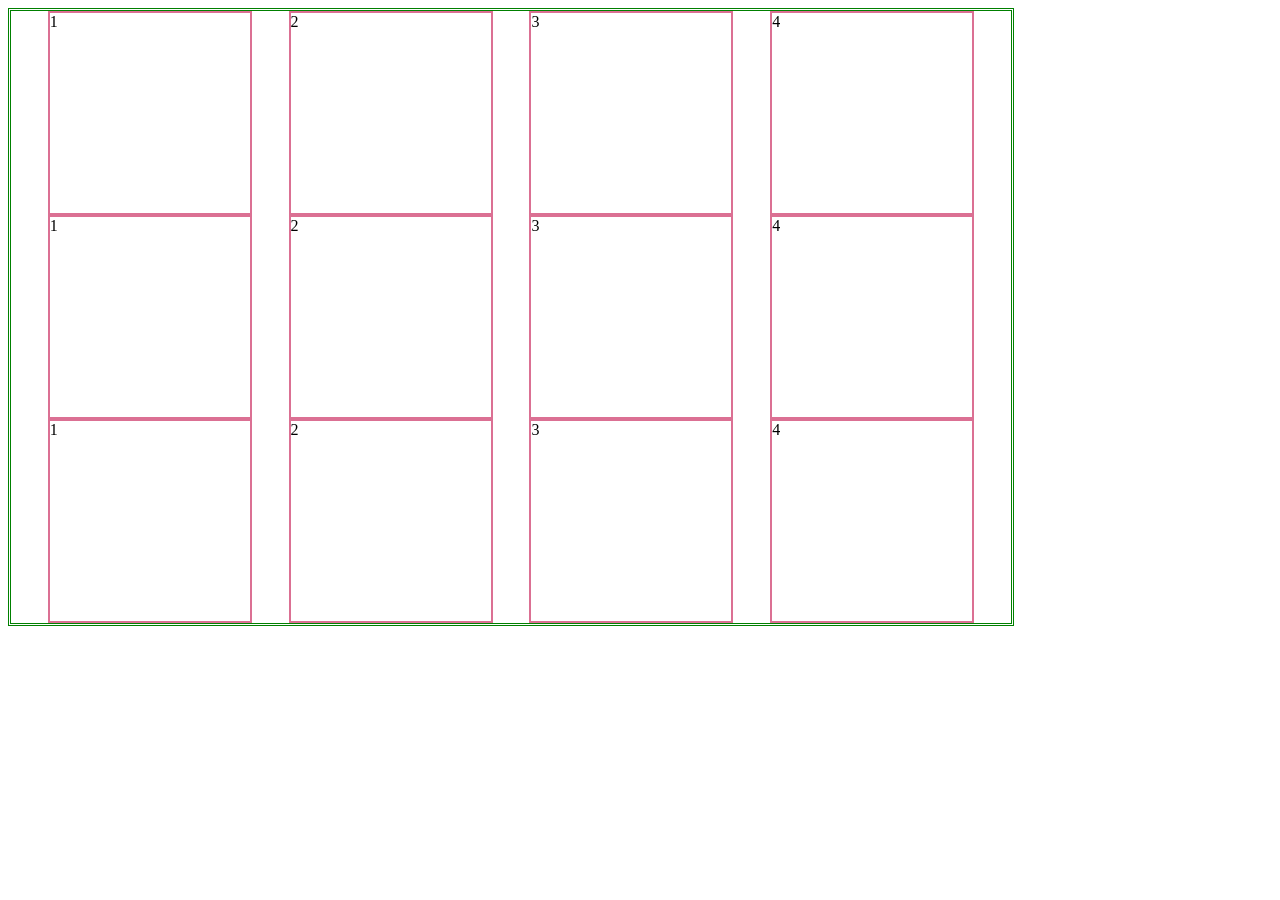
<file: Images/Rough.html>
<!DOCTYPE html>
<html lang="en">

<head>
    <title>Document</title>

    <style>
        /* * {
            margin: auto;
        } */

        body {
            /* margin: auto; */
            box-sizing: border-box;
        }

        .container {
            width: 1000px;
            border: 3px double green;
            display: flex;
            align-content: space-between;
            flex-wrap: wrap;
            justify-content: space-evenly;
        }

        .item {
            width: 200px;
            height: 200px;
            border: 2px solid palevioletred;
        }
    </style>
</head>

<body>
    <div class="container">
        <div class="item">1</div>
        <div class="item">2</div>
        <div class="item">3</div>
        <div class="item">4</div>
        <div class="item">1</div>
        <div class="item">2</div>
        <div class="item">3</div>
        <div class="item">4</div>
        <div class="item">1</div>
        <div class="item">2</div>
        <div class="item">3</div>
        <div class="item">4</div>
    </div>
</body>

</html>
</file>
<file: Style.CSS>
@import url('https://fonts.googleapis.com/css2?family=Assistant:wght@200..800&display=swap');



* {
    box-sizing: border-box;
    margin: 0px;
    padding: 0px;
}

body {
    font-family: "Assistant", sans-serif;
    width: 100%;
    overflow-x: hidden;

}

ul {
    list-style-type: none;
}

.myx {
    width: 100%;
    height: 3000px;
    margin: auto;
    /* border: 4px double dodgerblue; */
}

.myx-container {
    width: 100%;
}

/* MYX Header Starts */

a {
    text-decoration: none;
    color: inherit;
}

.myx-header {
    width: 100%;
    height: 80px;
    /* border: 1px solid red; */
    display: flex;
    box-shadow: 0 4px 12px 0 rgba(0, 0, 0, .05);
    background-color: #fff;
    position: fixed;
    top: 0;
    left: 0;
    z-index: 1111;

}

.myx-logo {
    width: 53px;
    height: 36px;
    background-image: url(Images/logo.png);
    background-size: 1404px 105px;
    background-position: -462px 0;
    margin-top: 20px;
    margin-left: 50px;
    margin-right: 30px;
    cursor: pointer;

}

.header-menu {
    display: flex;
    /* margin-top: 30px; */
    /* margin-left: 10px; */
    letter-spacing: 0.3px;
    font-weight: 700;
    font-family: system-ui, -apple-system, BlinkMacSystemFont, 'Segoe UI', Roboto, Oxygen, Ubuntu, Cantarell, 'Open Sans', 'Helvetica Neue', sans-serif;
    text-transform: uppercase;
    font-size: 12px;
    text-align: center;
    gap: 30px;
    margin-top: 25px;
    color: #282c3f;
    padding: 0 17px 28px;
    margin-top: 30px;
    margin-left: 20px;
    height: 100%;
    cursor: pointer;
}

.header-menu div a {
    /* padding: 0px 17px 28px; */
    /* font-size: 14px;
    text-align: center; */
}

.search_bar {
    width: 483px;
    height: 40px;
    margin-left: 25px;
    margin-top: -10px;
    background-color: #f5f5f6;
    display: flex;
    border-radius: 4px;

}

.search_bar i {
    width: 43px;
    height: 40px;
    padding: 10px;
    margin-top: 3px;
    font-size: 15px;
    color: #696b79;
}

.search_bar input {
    width: 90%;
    background-color: #f5f5f6;
    border: none;
    outline: none;
}

.profile {
    width: 250px;
    height: 40px;
    color: #000;
    display: flex;
    justify-content: space-between;
    flex-grow: 1;
    align-items: center;
    margin-top: -10px;
}

.profile div {
    display: flex;
    flex-direction: column;
    align-items: center;
    gap: 3px;
    margin-left: 15px;
}

.profile i {
    font-size: 20px;
    color: #282c3f;

}

.profile span {
    font-size: 12px;
    font-weight: 500;
    text-transform: capitalize;
}

.header-right {
    display: flex
}

.mid-two-images {
    display: flex;
    margin-left: 47px;
}

.multiple-images {
    display: flex;
    justify-content: space-evenly;
}

.scroll-images {
    display: flex;
    justify-content: space-around;
    margin-bottom: 70px;

}

.scroll-images img {
    width: 218px;
    height: 287px;
}

.assets {
    display: flex;
    flex-wrap: wrap;
    justify-content: center;
}

.asset-img {
    width: 219px;
    height: 286px;
}

.last-3-images img {
    width: 219px;
    height: 286px;
}

.last-3-images {
    display: flex;
    justify-content: center;
}

.finalimage {
    display: flex;
    justify-content: space-around;


}

/* Middle Section Starts */

.myx-middle-container {
    margin-top: 50px;
    padding-top: 50px;
}

.home_middle_container {
    width: 100%;
    margin-top: 100px;
    /* margin-left: 50px; */
}

.home_middle_mid_section {
    width: 1512px;
    display: flex;
    /* margin-left: 30px; */
}

.furnish_in_style_img {
    margin-left: 50px;
}

.home_mid_section_left {
    width: 1100px;
    margin-left: 50px;
}

.home_mid_section_right {
    width: 350px;
}

.banner_title {
    color: #3e4152;
    font-size: 30px;
    margin: 50px 0 50px 30px;
    overflow: hidden;
    font-weight: 700;
    letter-spacing: 3px;
}

.card-imageContainers {
    width: 100%;
    display: flex;
    flex-wrap: wrap;
    gap: 15px;
}

.card_images {
    overflow: hidden;
}

.card_images img {
    width: 520px;
    height: 400px;
}

.card_images img:hover {
    transform: scale(1.05);
    transition: 0.5s;
}

.navi_link {
    font-size: 15px;
    text-decoration: none;
    color: #3e4152;
    margin: 0;
    width: 100%;
    line-height: 45px;
}

.home_mid_section_right ul li {
    list-style-type: none;
    margin: 0;
    font-weight: 400;
    font-size: 15px;
    text-decoration: none;
    color: #3e4152;
    margin: 0;
    display: inline-block;
    width: 100%;
    line-height: 24px;
}

.home_mid_section_right ul li:hover {
    cursor: pointer;
    text-decoration: underline;
}

.get_inspired_image {
    width: 1550px;
    background-color: rgb(239, 237, 237);
}

.get_inspired_image img {
    width: 100%;
    height: 203px;
}

.get_inspired_cards {
    width: 1550px;
    height: 553px;
    background-color: rgb(239, 237, 237);
    display: flex;
    justify-content: center;
    gap: 8px;
}

.get_inspired_cards img {
    width: 456px;
    height: 483px;
}

.get_inspired_card_imgs {
    overflow: hidden;
}


.get_inspired_cards img:hover {
    transform: scale(1.05);
    transition: 0.5s;
}

.featuredbrands {
    margin-left: 80px;

}

.featuredbrands img {
    width: 1452px;
    height: 185px;
}

.swayam_cards {
    display: flex;
    margin-left: 80px;
    gap: 8px;
}

.swayam-images {
    width: 270px;
    height: 174px;
    overflow: hidden;
}

.swayam-images img {
    width: 270px;
    height: 174px;

}

.swayam-images :hover {
    transform: scale(1.05);
    transition: 0.5s;
}

.off_conatiner {
    position: fixed;
    bottom: 130px;
    /* left: 1450px; */
    right: 0;
    width: 44px;
    height: 288px;
    background-color: #535766;
    z-index: 6;
    color: #fff;
    letter-spacing: 1px;
    cursor: pointer;

}

.off_container_arrow {
    border-right: 14px solid #fff;
    width: 0;
    height: 0;
    margin: 24px 16px;
    border-top: 12px solid transparent;
    border-bottom: 12px solid transparent;
}

.off_conatiner span {
    transform: rotate(-180deg);
    writing-mode: vertical-rl;
    width: 36px;
    padding: 4px;
    height: 200px;
    vertical-align: middle;
    text-align: center;
    font-size: 24px;
    font-weight: 700;
    color: #fcfcfc;
    cursor: pointer;
}

.new {
    width: 37px;
    height: 18px;
    background-color: rgba(0, 0, 0, 0);
    background-image: linear-gradient(rgb(245, 193, 69), rgb(249, 180, 21));
    text-align: center;
    font-size: 12px;
    font-weight: bold;
    letter-spacing: 0.4px;
    text-transform: uppercase;
    position: absolute;
    z-index: 2147483647;
    bottom: -15px;
    left: 4px;
    border-radius: 4px;
    cursor: pointer;
}

.bell_icon {
    fill: rgb(29, 133, 252);
    width: 50px;
    height: 50px;
    font-size: 25px;
    background-color: rgb(29, 133, 252);
    display: flex;
    justify-content: center;
    align-items: center;
    border-radius: 50%;
    position: fixed;
    bottom: 60px;
    right: 25px;
    color: #FAFBFC;
    font-weight: lighter;
    cursor: pointer;
}

.off_conatiner span:nth-child(2) {}

/* Middle Home Ends */


/* Home Footer Starts */

.home-footer {
    width: 100%;
    background: #FAFBFC;
    margin-top: 70px;
    font-size: 15px;
}

.footer-4-info {
    width: 1290px;
    margin: auto;
    display: flex;
    justify-content: space-around;

}

.first-info div {
    padding-top: 30px;
    margin-bottom: 10px;
    font-weight: bold;
    color: #282c3f;
    font-size: 12px;
}

.first-info li {
    color: #696b79;
    line-height: 25px;
    font-weight: lighter;
}

.icons img {
    margin: 0 15px 0 0;
}


.original {
    display: flex;
    margin: 30px 0 30px;
}

.original p {
    gap: 10px;
}

.fourteen {
    display: flex;
    margin: 15px 0 30px;
}

.fourteen p {
    text-align: center;
}

.home-footer-bottom {
    width: 1200px;
    margin: auto;
    margin-bottom: 20px;
    padding-bottom: 20px;
}

.home-footer-bottom div {
    margin-top: 10px;
    padding-top: 30px;
    margin-bottom: 10px;
    font-weight: bold;
    color: #282c3f;
    font-size: 12px;
    margin: auto;
    display: flex;
}



.home-footer-bottom p {
    margin-top: 20px;
    margin: auto;
    color: #696b79;
    line-height: 27px;
    font-size: 17px;
    font-weight: lighter;
}

.contact-footer {
    /* margin: auto; */
    width: 1080px;
    margin: auto;

}

.para-contact {
    display: flex;
    justify-content: space-between;
    margin-left: -55px;
    margin-top: 40px;
    font-size: 17px;
    font-weight: lighter;
    color: #282c3f;
    margin-bottom: 20px;
    width: 1200px;
}



.para-contact a {
    color: #526cd0;
    font-size: 17px;
    font-weight: 700;
}

.office-address {
    width: 1200px;
    margin: auto;
    display: flex;
    justify-content: space-between;
    position: relative;
}

.office-address div {
    font-weight: bold;
    color: #282c3f;
    font-size: 14px;
    /* margin-left: 10px; */
    margin-bottom: 20px;
    margin-top: 25px;
}

.office-address ul li {

    /* margin-left: 16px; */
    color: #696b79;
    font-size: 15px;
    font-style: normal;
    line-height: 20px;
    font-weight: 100;
    display: flex;
}

.Address-two {
    position: absolute;
    right: 90px;
    bottom: 0;
}

.footer_online_shop {
    width: 1200px;
    margin: 30px auto;
}

.footer_online_shop_div {
    /* margin-left: 10px; */
    margin-bottom: 20px;
    margin-top: 25px;
}

.footer_online_shop div {
    font-weight: bold;
    color: #282c3f;
    font-size: 14px;
    margin-bottom: 10px;
}

.footer_online_shop span {
    margin-top: 5px;
    color: #696b79;
    font-size: 15px;
    font-style: normal;
    line-height: 20px;
    font-weight: 100;
    display: flex;
}

.footer_best_online_shop {
    width: 1200px;
    margin: 30px auto;
}

.footer_best_online_shop_div {
    /* margin-left: 10px; */
    margin-bottom: 20px;
    margin-top: 25px;
}

.head {
    font-weight: bold;
    color: #282c3f;
    font-size: 14px;
    margin-bottom: 10px;
}

.footer_best_online_shop span {
    margin-top: 5px;
    color: #696b79;
    font-size: 15px;
    font-style: normal;
    line-height: 20px;
    font-weight: 100;
    display: flex;
    margin-bottom: 10px;
}

.footer_best_online_shop_div ol li b {
    font-weight: 600;
    color: #282c3f;
    font-size: 14px;
}

.footer_best_online_shop_div ol li {
    color: #696b79;
    font-size: 15px;
    font-style: normal;
    line-height: 20px;
    font-weight: 100;
    padding: 10px;
    margin-left: 35px;
}

.myx_insider {
    width: 1200px;
    margin: 30px auto;
}

.myx_insider_div {
    /* margin-left: 10px; */
    margin-bottom: 20px;
    margin-top: 25px;
    font-weight: bold;
    color: #282c3f;
    font-size: 14px;
    margin-bottom: 10px;
}

.myx_insider_div div {
    font-weight: bold;
    color: #282c3f;
    font-size: 14px;
    margin-bottom: 10px;
}

.myx_insider_div span {
    margin-top: 5px;
    color: #696b79;
    font-size: 15px;
    font-style: normal;
    line-height: 20px;
    font-weight: 100;
    display: flex;
    margin-bottom: 20px;
}

.myx_insider_div dl dd {
    color: #696b79;
    font-size: 15px;
    font-style: normal;
    line-height: 20px;
    font-weight: 100;
    padding: 10px;
    margin-left: 35px;
}

.myx_studio {
    width: 1200px;
    margin: 30px auto;
}

.myx_studio_div {
    /* margin-left: 10px; */
    margin-bottom: 20px;
    margin-top: 25px;
    font-weight: bold;
    color: #282c3f;
    font-size: 14px;
    margin-bottom: 10px;
}

.myx_studio_div div {
    font-weight: bold;
    color: #282c3f;
    font-size: 14px;
    margin-bottom: 10px;
}

.myx_studio_div span {
    margin-top: 5px;
    color: #696b79;
    font-size: 15px;
    font-style: normal;
    line-height: 20px;
    font-weight: 100;
    display: flex;
    margin-bottom: 20px;
}

.myx_studio_div dl {
    margin-left: 25px;
}

.myx_studio_div dl dt {
    margin-top: 20px;
}

.myx_studio_div dl dd {
    color: #696b79;
    font-size: 15px;
    font-style: normal;
    line-height: 20px;
    font-weight: 100;
    padding-top: 10px;
}

.homemenu {
    position: relative;
    height: 100%;
    font-family: system-ui, -apple-system, BlinkMacSystemFont, 'Segoe UI', Roboto, Oxygen, Ubuntu, Cantarell, 'Open Sans', 'Helvetica Neue', sans-serif;
    text-transform: uppercase;
    font-size: 12px;
}

.mega-menu {
    font-family: 'Helvetica Neue', Helvetica, Arial, sans-serif;
    position: absolute;
    top: 50px;
    left: -230px;
    background-color: #fff;
    display: flex;
    gap: 40px;
    opacity: 0;
    visibility: hidden;
    z-index: 11100000000;
    width: max-content;
    box-shadow: 0 4px 24px rgba(0, 0, 0, 0.1);
    padding: 20px 40px;
    height: 440px;
}

.homemenu:hover .mega-menu {
    opacity: 1;
    visibility: visible;
    cursor: pointer;
}

.mega-column {
    display: flex;
    flex-direction: column;
    line-height: 20px;
    padding: 10px;
    margin-top: -15px;
    width: 150px;
    margin-left: -20px;
    margin-right: 20px;
}

.mega-column-mid {
    display: flex;
    flex-direction: column;
    line-height: 10px;
    background-color: #f9f9f9;
    min-width: 220px;
    margin-top: -20px;
    height: 440px;
}

.mega-column-mid h4 {
    color: #f2c210;
    margin-top: 20px;
    font-weight: bold;
    margin-bottom: 10px;
    font-size: 11px;
    text-align: left;
    padding-left: 20px;

}

.mega-column-mid a {
    font-size: 10px;
    letter-spacing: .3px;
    color: #282c3f;
    font-weight: 500;
    cursor: pointer;
    line-height: 15px;
    margin-bottom: 8px;
    text-align: left;
    padding-left: 20px;
    white-space: nowrap;
}

.mega-column h4 {
    color: #f2c210;
    font-weight: bold;
    margin-bottom: 8px;
    font-size: 11px;
    text-align: left;
    white-space: nowrap;

}

.mega-column a {
    font-size: 10px;
    font-weight: 500;
    letter-spacing: .3px;
    color: #282c3f;
    display: block;
    line-height: 15px;
    margin-bottom: 8px;
    text-align: left;
    white-space: nowrap;
}

.seperator {
    width: 140px;
    border: 0.7px solid #eaeaec;
    margin-top: 10px;
    margin-bottom: 10px;
    margin-left: -5px;
    font-weight: lighter;
}

.seperator-mid {
    width: 158px;
    border: 0.7px solid #eaeaec;
    margin-top: 8px;
    margin-left: 10px;
    font-weight: lighter;
}
</file>
<file: MYX.CSS>
@import url('https://fonts.googleapis.com/css2?family=Assistant:wght@200..800&display=swap');



* {
    box-sizing: border-box;
    margin: 0px;
    padding: 0px;
}

body {
    font-family: "Assistant", sans-serif;
    width: 100%;
    overflow-x: hidden;

}

ul {
    list-style-type: none;
}

.myx {
    width: 100%;
    height: 3000px;
    margin: auto;
    /* border: 4px double dodgerblue; */
}

.myx-container {
    width: 100%;
}

/* MYX Header Starts */

a {
    text-decoration: none;
    color: inherit;
}

.myx-header {
    width: 100%;
    height: 80px;
    /* border: 1px solid red; */
    display: flex;
    box-shadow: 0 4px 12px 0 rgba(0, 0, 0, .05);
    background-color: #fff;
    position: fixed;
    top: 0;
    left: 0;
    z-index: 1111;

}

.myx-logo {
    width: 53px;
    height: 36px;
    background-image: url(Images/logo.png);
    background-size: 1404px 105px;
    background-position: -462px 0;
    margin-top: 20px;
    margin-left: 50px;
    margin-right: 30px;
    cursor: pointer;

}

.header-menu {
    display: flex;
    /* margin-top: 30px; */
    /* margin-left: 10px; */
    letter-spacing: 0.3px;
    font-weight: 700;
    font-family: system-ui, -apple-system, BlinkMacSystemFont, 'Segoe UI', Roboto, Oxygen, Ubuntu, Cantarell, 'Open Sans', 'Helvetica Neue', sans-serif;
    text-transform: uppercase;
    font-size: 12px;
    text-align: center;
    gap: 30px;
    margin-top: 25px;
    color: #282c3f;
    padding: 0 17px 28px;
    margin-top: 30px;
    margin-left: 20px;
    height: 100%;
    cursor: pointer;
}

.header-menu div a {
    /* padding: 0px 17px 28px; */
    /* font-size: 14px;
    text-align: center; */
}

.search_bar {
    width: 483px;
    height: 40px;
    margin-left: 25px;
    margin-top: -10px;
    background-color: #f5f5f6;
    display: flex;
    border-radius: 4px;

}

.search_bar i {
    width: 43px;
    height: 40px;
    padding: 10px;
    margin-top: 3px;
    font-size: 15px;
    color: #696b79;
}

.search_bar input {
    width: 90%;
    background-color: #f5f5f6;
    border: none;
    outline: none;
}

.profile {
    width: 250px;
    height: 40px;
    color: #000;
    display: flex;
    justify-content: space-between;
    flex-grow: 1;
    align-items: center;
    margin-top: -10px;
}

.profile div {
    display: flex;
    flex-direction: column;
    align-items: center;
    gap: 3px;
    margin-left: 15px;
}

.profile i {
    font-size: 20px;
    color: #282c3f;

}

.profile span {
    font-size: 12px;
    font-weight: 500;
    text-transform: capitalize;
}

.header-right {
    display: flex
}

.mid-two-images {
    display: flex;
    margin-left: 47px;
}

.multiple-images {
    display: flex;
    justify-content: space-evenly;
}

.scroll-images {
    display: flex;
    justify-content: space-around;
    margin-bottom: 70px;

}

.scroll-images img {
    width: 218px;
    height: 287px;
}

.assets {
    display: flex;
    flex-wrap: wrap;
    justify-content: center;
}

.asset-img {
    width: 219px;
    height: 286px;
}

.last-3-images img {
    width: 219px;
    height: 286px;
}

.last-3-images {
    display: flex;
    justify-content: center;
}

.finalimage {
    display: flex;
    justify-content: space-around;


}

/* Middle Section Starts */

.myx-middle-container {
    margin-top: 50px;
    padding-top: 50px;
}

.home_middle_container {
    width: 100%;
    margin-top: 100px;
    /* margin-left: 50px; */
}

.home_middle_mid_section {
    width: 1512px;
    display: flex;
    /* margin-left: 30px; */
}

.furnish_in_style_img {
    margin-left: 50px;
}

.home_mid_section_left {
    width: 1100px;
    margin-left: 50px;
}

.home_mid_section_right {
    width: 350px;
}

.banner_title {
    color: #3e4152;
    font-size: 30px;
    margin: 50px 0 50px 30px;
    overflow: hidden;
    font-weight: 700;
    letter-spacing: 3px;
}

.card-imageContainers {
    width: 100%;
    display: flex;
    flex-wrap: wrap;
    gap: 15px;
}

.card_images {
    overflow: hidden;
}

.card_images img {
    width: 520px;
    height: 400px;
}

.card_images img:hover {
    transform: scale(1.05);
    transition: 0.5s;
}

.navi_link {
    font-size: 15px;
    text-decoration: none;
    color: #3e4152;
    margin: 0;
    width: 100%;
    line-height: 45px;
}

.home_mid_section_right ul li {
    list-style-type: none;
    margin: 0;
    font-weight: 400;
    font-size: 15px;
    text-decoration: none;
    color: #3e4152;
    margin: 0;
    display: inline-block;
    width: 100%;
    line-height: 24px;
}

.home_mid_section_right ul li:hover {
    cursor: pointer;
    text-decoration: underline;
}

.get_inspired_image {
    width: 1550px;
    background-color: rgb(239, 237, 237);
}

.get_inspired_image img {
    width: 100%;
    height: 203px;
}

.get_inspired_cards {
    width: 1550px;
    height: 553px;
    background-color: rgb(239, 237, 237);
    display: flex;
    justify-content: center;
    gap: 8px;
}

.get_inspired_cards img {
    width: 456px;
    height: 483px;
}

.get_inspired_card_imgs {
    overflow: hidden;
}


.get_inspired_cards img:hover {
    transform: scale(1.05);
    transition: 0.5s;
}

.featuredbrands {
    margin-left: 80px;

}

.featuredbrands img {
    width: 1452px;
    height: 185px;
}

.swayam_cards {
    display: flex;
    margin-left: 80px;
    gap: 8px;
}

.swayam-images {
    width: 270px;
    height: 174px;
    overflow: hidden;
}

.swayam-images img {
    width: 270px;
    height: 174px;

}

.swayam-images :hover {
    transform: scale(1.05);
    transition: 0.5s;
}

.off_conatiner {
    position: fixed;
    bottom: 130px;
    /* left: 1450px; */
    right: 0;
    width: 44px;
    height: 288px;
    background-color: #535766;
    z-index: 6;
    color: #fff;
    letter-spacing: 1px;
    cursor: pointer;

}

.off_container_arrow {
    border-right: 14px solid #fff;
    width: 0;
    height: 0;
    margin: 24px 16px;
    border-top: 12px solid transparent;
    border-bottom: 12px solid transparent;
}

.off_conatiner span {
    transform: rotate(-180deg);
    writing-mode: vertical-rl;
    width: 36px;
    padding: 4px;
    height: 200px;
    vertical-align: middle;
    text-align: center;
    font-size: 24px;
    font-weight: 700;
    color: #fcfcfc;
    cursor: pointer;
}

.new {
    width: 37px;
    height: 18px;
    background-color: rgba(0, 0, 0, 0);
    background-image: linear-gradient(rgb(245, 193, 69), rgb(249, 180, 21));
    text-align: center;
    font-size: 12px;
    font-weight: bold;
    letter-spacing: 0.4px;
    text-transform: uppercase;
    position: absolute;
    z-index: 2147483647;
    bottom: -15px;
    left: 4px;
    border-radius: 4px;
    cursor: pointer;
}

.bell_icon {
    fill: rgb(29, 133, 252);
    width: 50px;
    height: 50px;
    font-size: 25px;
    background-color: rgb(29, 133, 252);
    display: flex;
    justify-content: center;
    align-items: center;
    border-radius: 50%;
    position: fixed;
    bottom: 60px;
    right: 25px;
    color: #FAFBFC;
    font-weight: lighter;
    cursor: pointer;
}

.off_conatiner span:nth-child(2) {}

/* Middle Home Ends */


/* Home Footer Starts */

.home-footer {
    width: 100%;
    background: #FAFBFC;
    margin-top: 70px;
    font-size: 15px;
}

.footer-4-info {
    width: 1290px;
    margin: auto;
    display: flex;
    justify-content: space-around;

}

.first-info div {
    padding-top: 30px;
    margin-bottom: 10px;
    font-weight: bold;
    color: #282c3f;
    font-size: 12px;
}

.first-info li {
    color: #696b79;
    line-height: 25px;
    font-weight: lighter;
}

.icons img {
    margin: 0 15px 0 0;
}


.original {
    display: flex;
    margin: 30px 0 30px;
}

.original p {
    gap: 10px;
}

.fourteen {
    display: flex;
    margin: 15px 0 30px;
}

.fourteen p {
    text-align: center;
}

.home-footer-bottom {
    width: 1200px;
    margin: auto;
    margin-bottom: 20px;
    padding-bottom: 20px;
}

.home-footer-bottom div {
    margin-top: 10px;
    padding-top: 30px;
    margin-bottom: 10px;
    font-weight: bold;
    color: #282c3f;
    font-size: 12px;
    margin: auto;
    display: flex;
}



.home-footer-bottom p {
    margin-top: 20px;
    margin: auto;
    color: #696b79;
    line-height: 27px;
    font-size: 17px;
    font-weight: lighter;
}

.contact-footer {
    /* margin: auto; */
    width: 1080px;
    margin: auto;

}

.para-contact {
    display: flex;
    justify-content: space-between;
    margin-left: -55px;
    margin-top: 40px;
    font-size: 17px;
    font-weight: lighter;
    color: #282c3f;
    margin-bottom: 20px;
    width: 1200px;
}



.para-contact a {
    color: #526cd0;
    font-size: 17px;
    font-weight: 700;
}

.office-address {
    width: 1200px;
    margin: auto;
    display: flex;
    justify-content: space-between;
    position: relative;
}

.office-address div {
    font-weight: bold;
    color: #282c3f;
    font-size: 14px;
    /* margin-left: 10px; */
    margin-bottom: 20px;
    margin-top: 25px;
}

.office-address ul li {

    /* margin-left: 16px; */
    color: #696b79;
    font-size: 15px;
    font-style: normal;
    line-height: 20px;
    font-weight: 100;
    display: flex;
}

.Address-two {
    position: absolute;
    right: 90px;
    bottom: 0;
}

.footer_online_shop {
    width: 1200px;
    margin: 30px auto;
}

.footer_online_shop_div {
    /* margin-left: 10px; */
    margin-bottom: 20px;
    margin-top: 25px;
}

.footer_online_shop div {
    font-weight: bold;
    color: #282c3f;
    font-size: 14px;
    margin-bottom: 10px;
}

.footer_online_shop span {
    margin-top: 5px;
    color: #696b79;
    font-size: 15px;
    font-style: normal;
    line-height: 20px;
    font-weight: 100;
    display: flex;
}

.footer_best_online_shop {
    width: 1200px;
    margin: 30px auto;
}

.footer_best_online_shop_div {
    /* margin-left: 10px; */
    margin-bottom: 20px;
    margin-top: 25px;
}

.head {
    font-weight: bold;
    color: #282c3f;
    font-size: 14px;
    margin-bottom: 10px;
}

.footer_best_online_shop span {
    margin-top: 5px;
    color: #696b79;
    font-size: 15px;
    font-style: normal;
    line-height: 20px;
    font-weight: 100;
    display: flex;
    margin-bottom: 10px;
}

.footer_best_online_shop_div ol li b {
    font-weight: 600;
    color: #282c3f;
    font-size: 14px;
}

.footer_best_online_shop_div ol li {
    color: #696b79;
    font-size: 15px;
    font-style: normal;
    line-height: 20px;
    font-weight: 100;
    padding: 10px;
    margin-left: 35px;
}

.myx_insider {
    width: 1200px;
    margin: 30px auto;
}

.myx_insider_div {
    /* margin-left: 10px; */
    margin-bottom: 20px;
    margin-top: 25px;
    font-weight: bold;
    color: #282c3f;
    font-size: 14px;
    margin-bottom: 10px;
}

.myx_insider_div div {
    font-weight: bold;
    color: #282c3f;
    font-size: 14px;
    margin-bottom: 10px;
}

.myx_insider_div span {
    margin-top: 5px;
    color: #696b79;
    font-size: 15px;
    font-style: normal;
    line-height: 20px;
    font-weight: 100;
    display: flex;
    margin-bottom: 20px;
}

.myx_insider_div dl dd {
    color: #696b79;
    font-size: 15px;
    font-style: normal;
    line-height: 20px;
    font-weight: 100;
    padding: 10px;
    margin-left: 35px;
}

.myx_studio {
    width: 1200px;
    margin: 30px auto;
}

.myx_studio_div {
    /* margin-left: 10px; */
    margin-bottom: 20px;
    margin-top: 25px;
    font-weight: bold;
    color: #282c3f;
    font-size: 14px;
    margin-bottom: 10px;
}

.myx_studio_div div {
    font-weight: bold;
    color: #282c3f;
    font-size: 14px;
    margin-bottom: 10px;
}

.myx_studio_div span {
    margin-top: 5px;
    color: #696b79;
    font-size: 15px;
    font-style: normal;
    line-height: 20px;
    font-weight: 100;
    display: flex;
    margin-bottom: 20px;
}

.myx_studio_div dl {
    margin-left: 25px;
}

.myx_studio_div dl dt {
    margin-top: 20px;
}

.myx_studio_div dl dd {
    color: #696b79;
    font-size: 15px;
    font-style: normal;
    line-height: 20px;
    font-weight: 100;
    padding-top: 10px;
}

.homemenu {
    position: relative;
    height: 100%;
    font-family: system-ui, -apple-system, BlinkMacSystemFont, 'Segoe UI', Roboto, Oxygen, Ubuntu, Cantarell, 'Open Sans', 'Helvetica Neue', sans-serif;
    text-transform: uppercase;
    font-size: 12px;
}

.mega-menu {
    font-family: 'Helvetica Neue', Helvetica, Arial, sans-serif;
    position: absolute;
    top: 50px;
    left: -230px;
    background-color: #fff;
    display: flex;
    gap: 40px;
    opacity: 0;
    visibility: hidden;
    z-index: 11100000000;
    width: max-content;
    box-shadow: 0 4px 24px rgba(0, 0, 0, 0.1);
    padding: 20px 40px;
    height: 440px;
}

.homemenu:hover .mega-menu {
    opacity: 1;
    visibility: visible;
    cursor: pointer;
}

.mega-column {
    display: flex;
    flex-direction: column;
    line-height: 20px;
    padding: 10px;
    margin-top: -15px;
    width: 150px;
    margin-left: -20px;
    margin-right: 20px;
}

.mega-column-mid {
    display: flex;
    flex-direction: column;
    line-height: 10px;
    background-color: #f9f9f9;
    min-width: 220px;
    margin-top: -20px;
    height: 440px;
}

.mega-column-mid h4 {
    color: #f2c210;
    margin-top: 20px;
    font-weight: bold;
    margin-bottom: 10px;
    font-size: 11px;
    text-align: left;
    padding-left: 20px;

}

.mega-column-mid a {
    font-size: 10px;
    letter-spacing: .3px;
    color: #282c3f;
    font-weight: 500;
    cursor: pointer;
    line-height: 15px;
    margin-bottom: 8px;
    text-align: left;
    padding-left: 20px;
    white-space: nowrap;
}

.mega-column h4 {
    color: #f2c210;
    font-weight: bold;
    margin-bottom: 8px;
    font-size: 11px;
    text-align: left;
    white-space: nowrap;

}

.mega-column a {
    font-size: 10px;
    font-weight: 500;
    letter-spacing: .3px;
    color: #282c3f;
    display: block;
    line-height: 15px;
    margin-bottom: 8px;
    text-align: left;
    white-space: nowrap;
}

.seperator {
    width: 140px;
    border: 0.7px solid #eaeaec;
    margin-top: 10px;
    margin-bottom: 10px;
    margin-left: -5px;
    font-weight: lighter;
}

.seperator-mid {
    width: 158px;
    border: 0.7px solid #eaeaec;
    margin-top: 8px;
    margin-left: 10px;
    font-weight: lighter;
}
</file>
